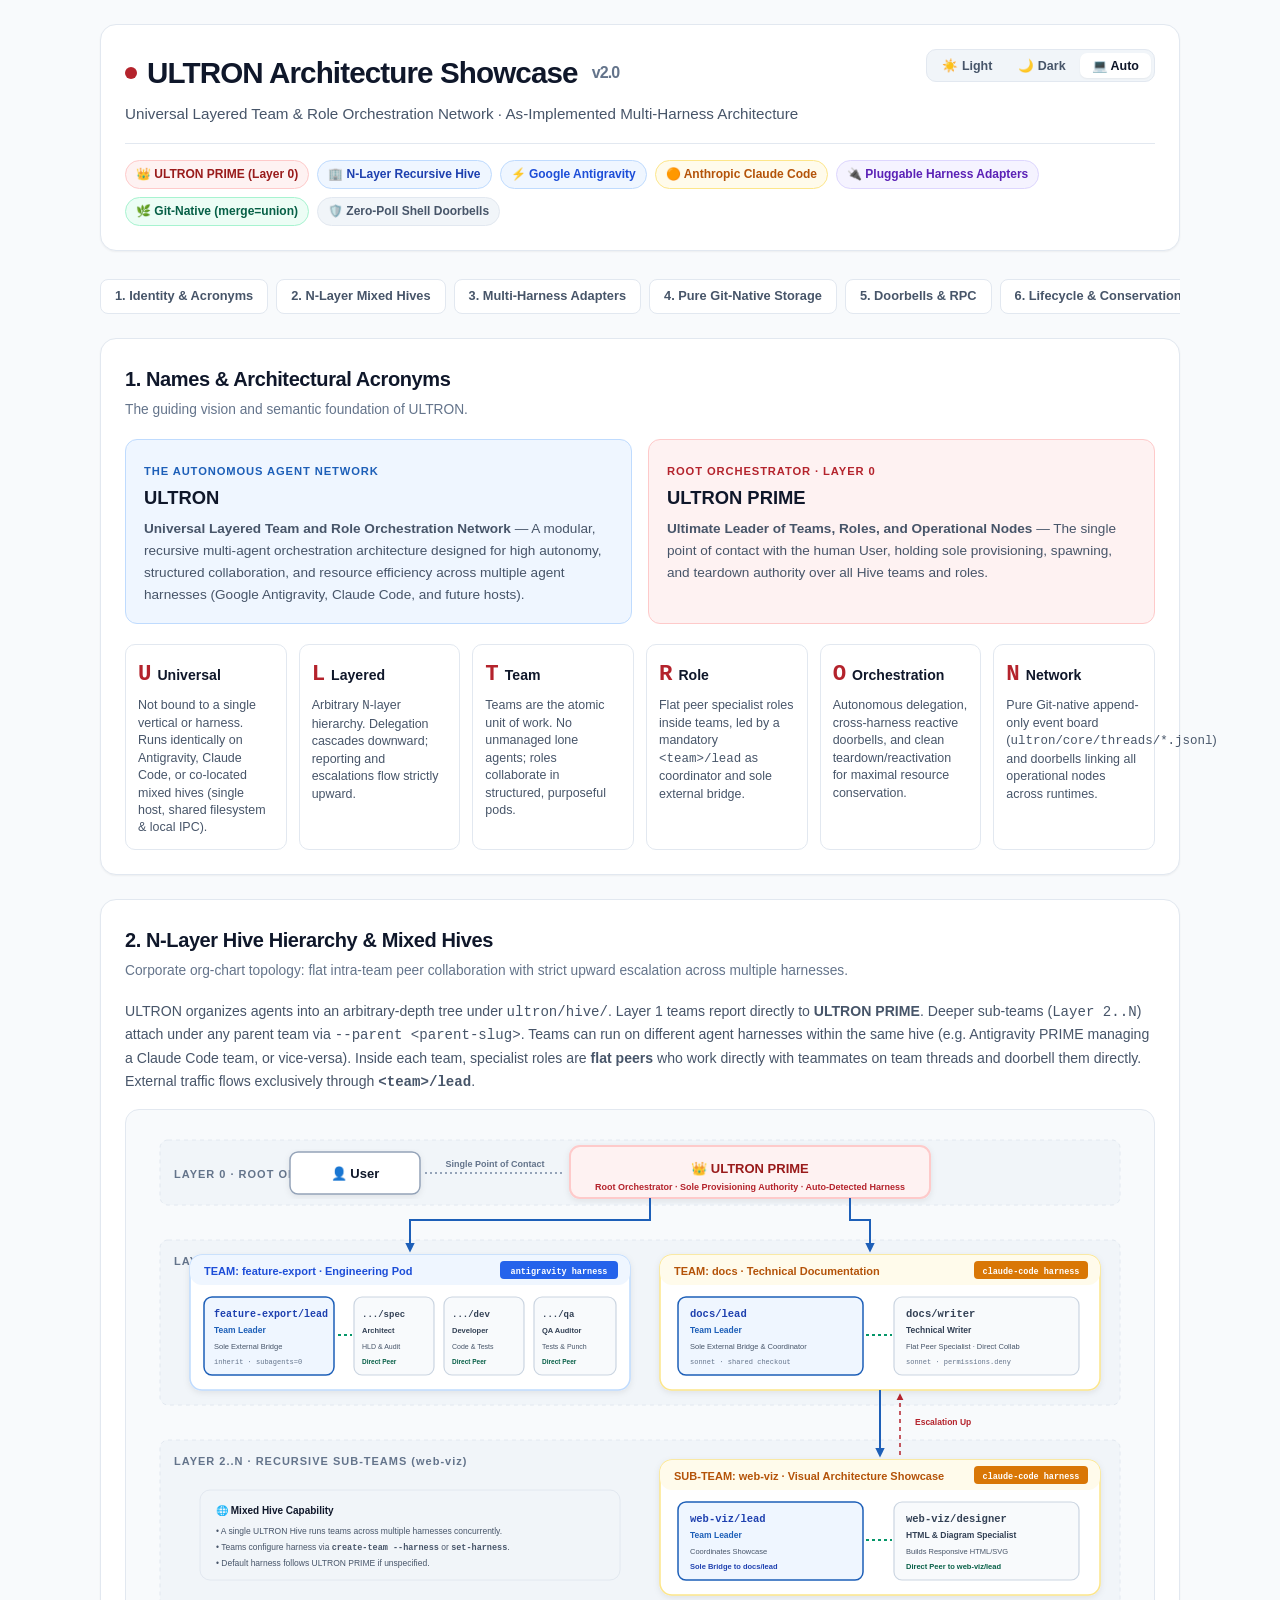
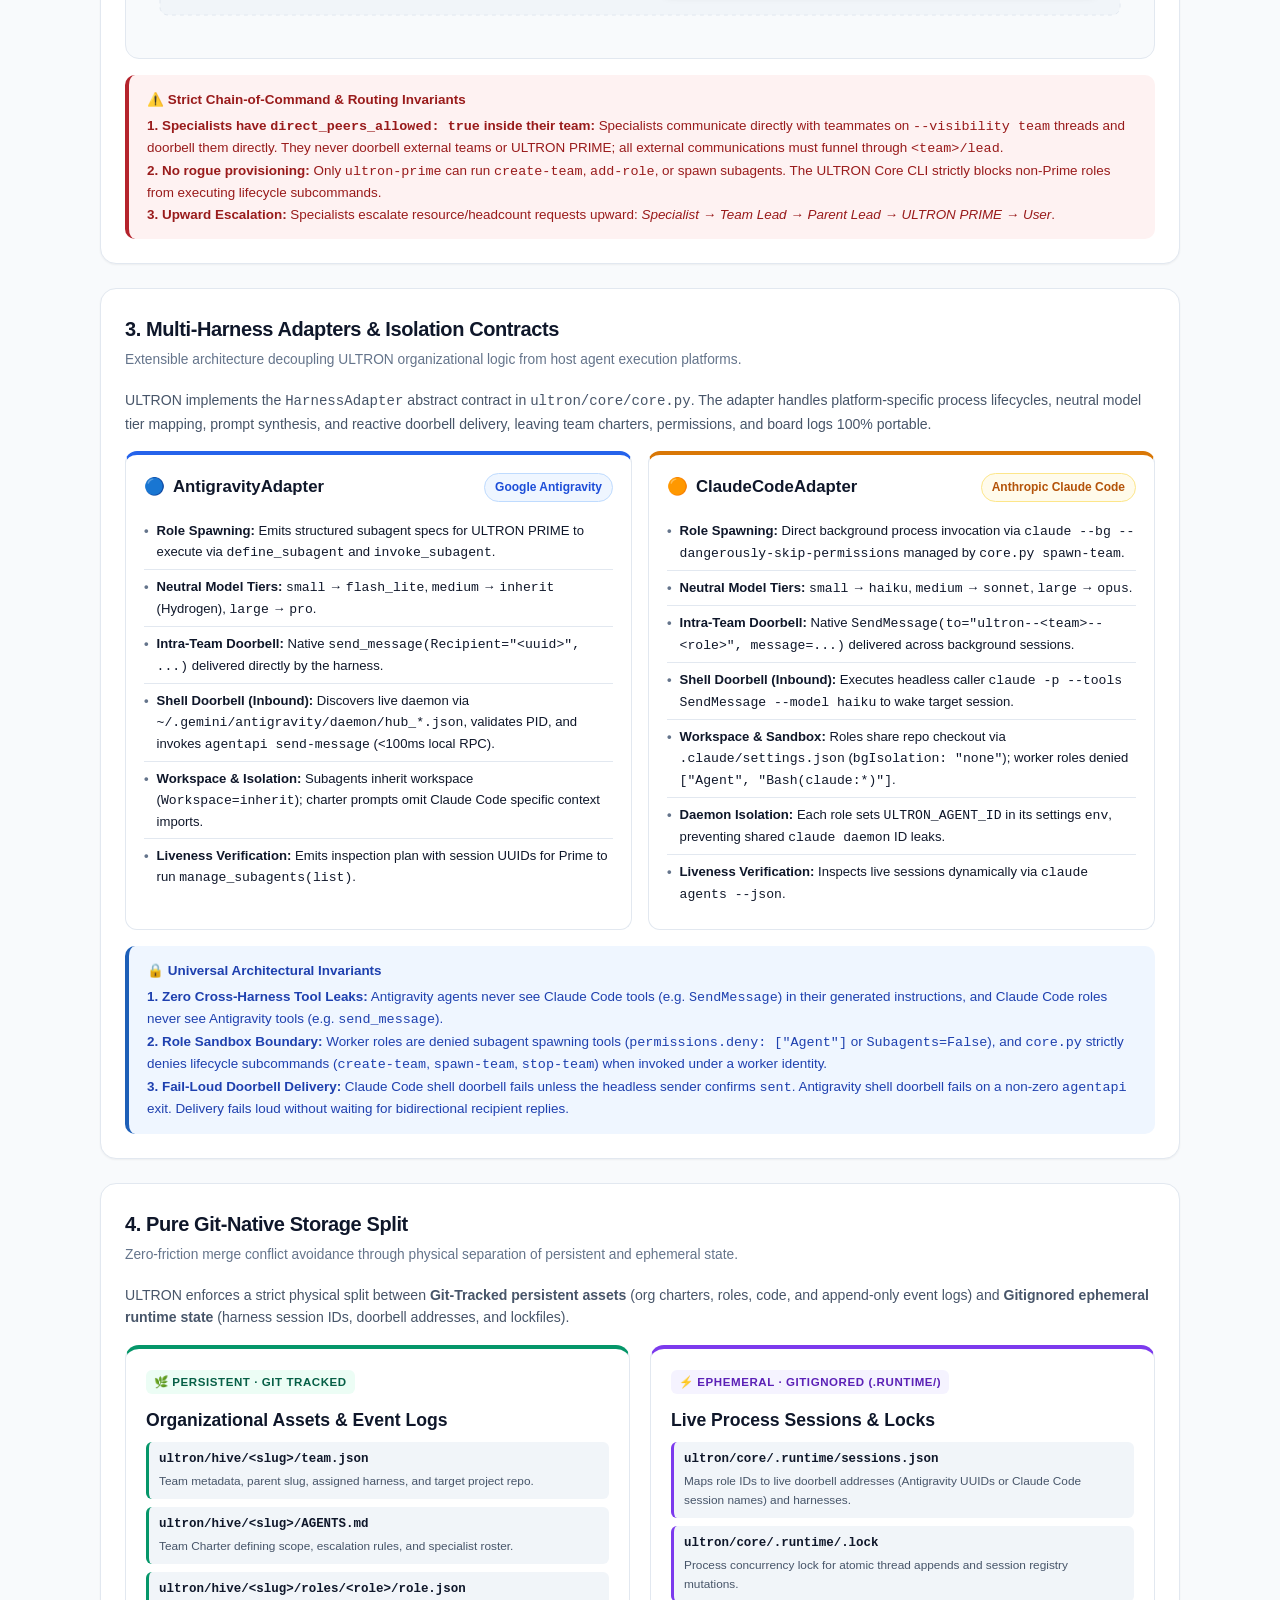
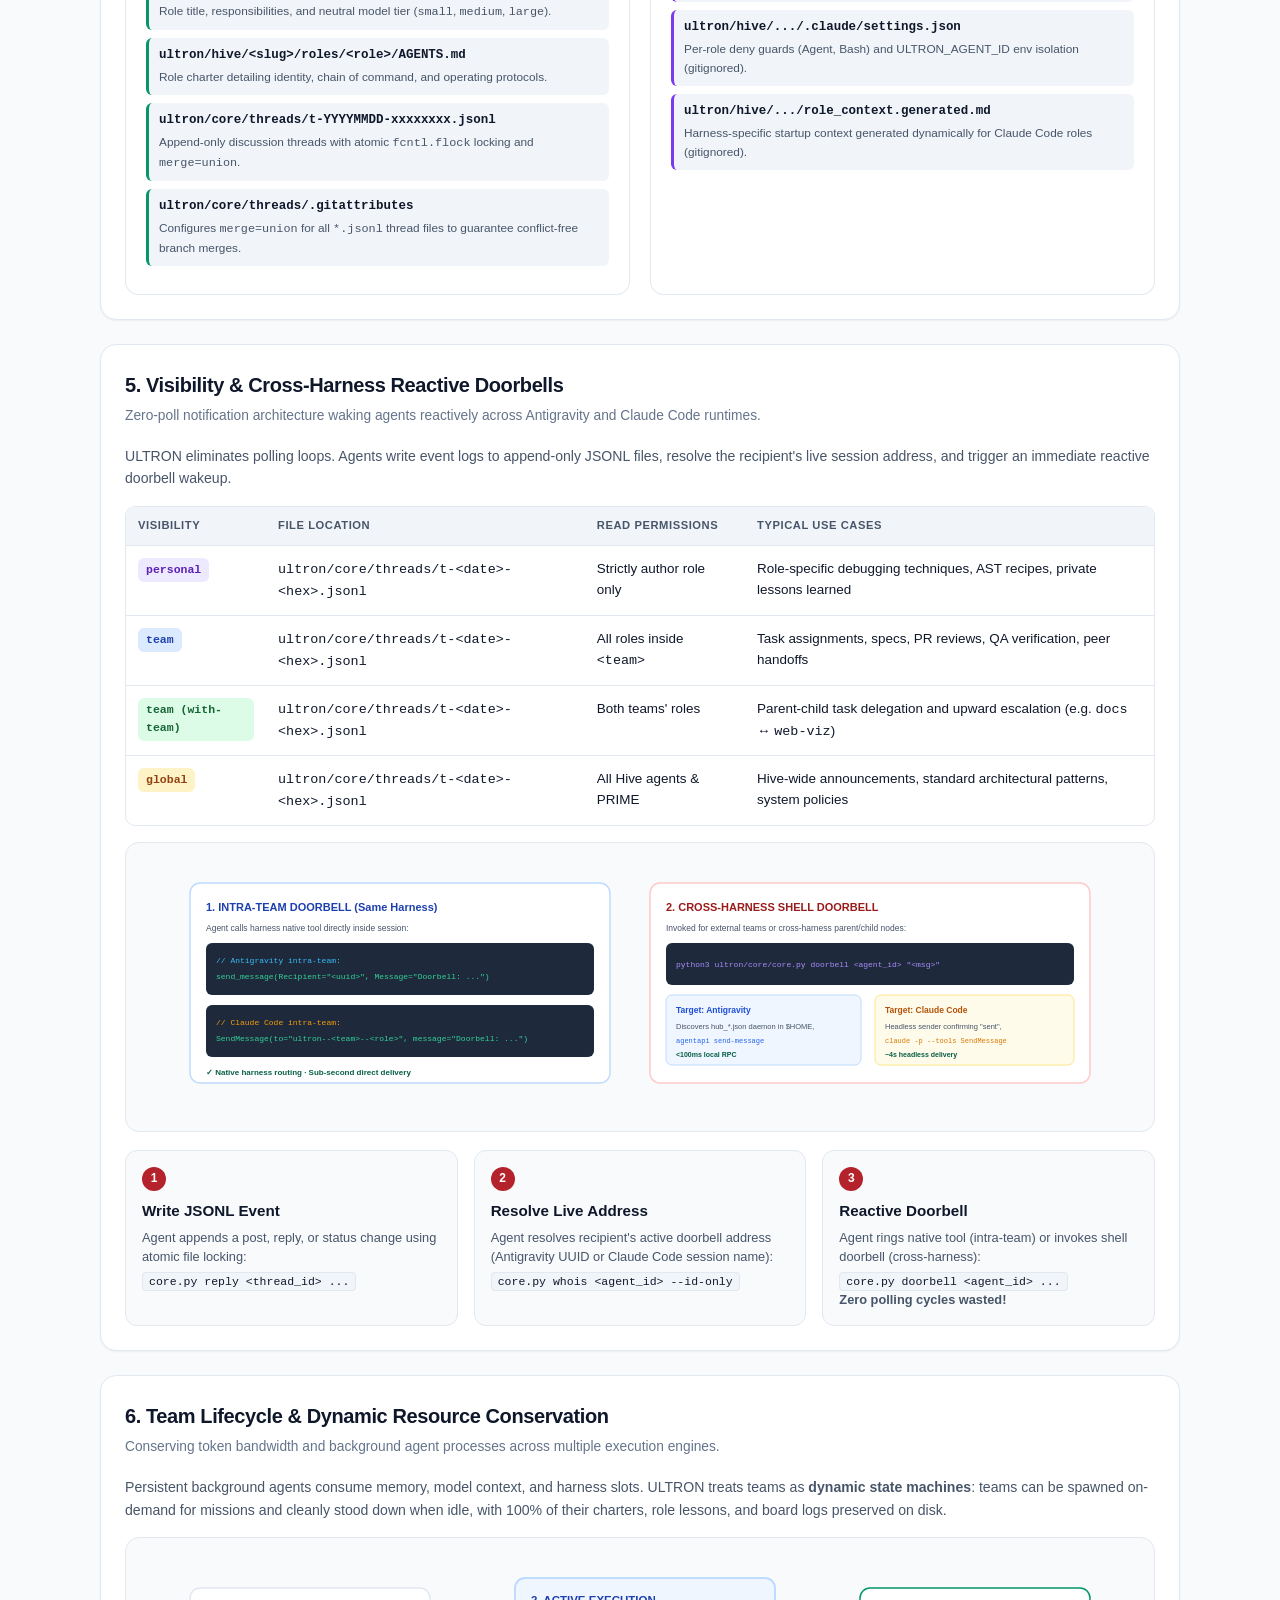
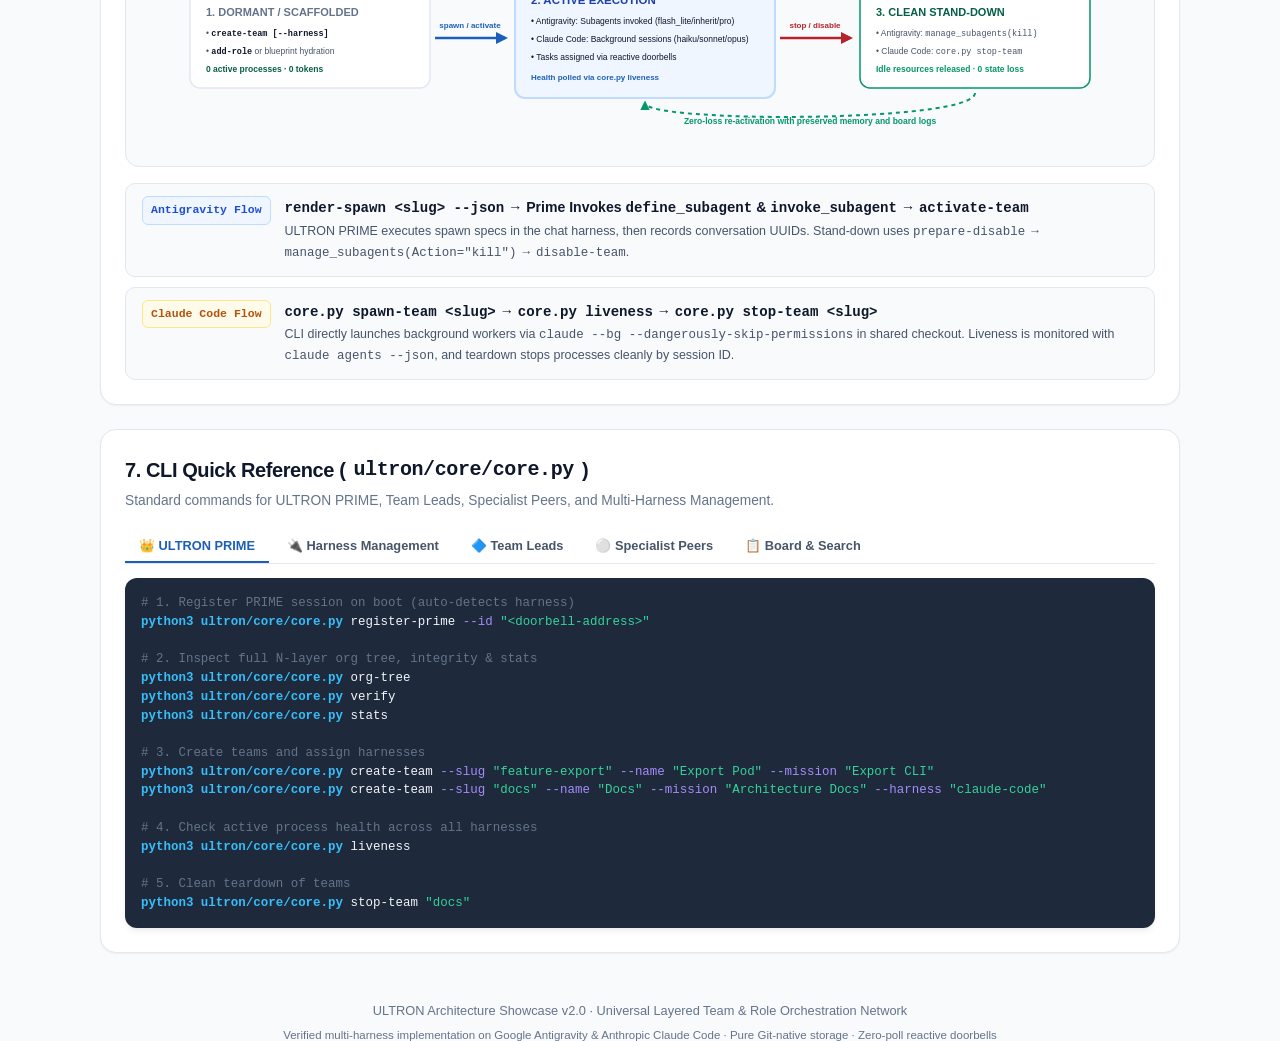
<file: ultron-architecture.html>
<!DOCTYPE html>
<html lang="en">
<head>
<meta charset="UTF-8">
<meta name="viewport" content="width=device-width, initial-scale=1.0">
<title>ULTRON Architecture Showcase v2.0 — Universal Multi-Harness Team &amp; Role Orchestration Network</title>
<style>
  :root {
    --font-sans: -apple-system, BlinkMacSystemFont, "Segoe UI", Roboto, "Helvetica Neue", Arial, sans-serif;
    --font-mono: ui-monospace, SFMono-Regular, "SF Mono", Menlo, Monaco, Consolas, "Liberation Mono", monospace;

    /* Base Theme: Light Mode */
    --bg-page: #f8fafc;
    --bg-surface: #ffffff;
    --bg-subtle: #f1f5f9;
    --bg-alt: #f8fafc;
    --border: #e2e8f0;
    --border-hover: #cbd5e1;
    --border-strong: #94a3b8;
    
    --text-main: #0f172a;
    --text-muted: #475569;
    --text-subtle: #64748b;
    --text-inverse: #ffffff;
    
    /* Semantic Colors */
    --prime-base: #b4232c;
    --prime-light: #fef2f2;
    --prime-border: #fecaca;
    --prime-text: #991b1b;
    
    --team-base: #1d5fb8;
    --team-light: #eff6ff;
    --team-border: #bfdbfe;
    --team-text: #1e40af;
    
    --spec-base: #475569;
    --spec-light: #f8fafc;
    --spec-border: #cbd5e1;
    --spec-text: #334155;
    
    --git-base: #059669;
    --git-light: #ecfdf5;
    --git-border: #a7f3d0;
    --git-text: #065f46;
    
    --runtime-base: #7c3aed;
    --runtime-light: #f5f3ff;
    --runtime-border: #ddd6fe;
    --runtime-text: #5b21b6;
    
    --board-base: #d97706;
    --board-light: #fffbeb;
    --board-border: #fde68a;
    --board-text: #92400e;

    /* Harness Colors */
    --agy-base: #2563eb;
    --agy-light: #eff6ff;
    --agy-border: #bfdbfe;
    --agy-text: #1d4ed8;

    --claude-base: #d97706;
    --claude-light: #fffbeb;
    --claude-border: #fde68a;
    --claude-text: #b45309;

    --code-bg: #1e293b;
    --code-text: #f8fafc;
    --badge-bg: #e2e8f0;
    --badge-text: #1e293b;

    --shadow-sm: 0 1px 2px 0 rgba(0, 0, 0, 0.05);
    --shadow-md: 0 4px 6px -1px rgba(0, 0, 0, 0.07), 0 2px 4px -2px rgba(0, 0, 0, 0.05);
    --shadow-lg: 0 10px 15px -3px rgba(0, 0, 0, 0.08), 0 4px 6px -4px rgba(0, 0, 0, 0.04);
  }

  @media (prefers-color-scheme: dark) {
    :root:not([data-theme="light"]) {
      --bg-page: #0b0f17;
      --bg-surface: #131b26;
      --bg-subtle: #1a2433;
      --bg-alt: #16202e;
      --border: #243042;
      --border-hover: #334155;
      --border-strong: #475569;
      
      --text-main: #f1f5f9;
      --text-muted: #cbd5e1;
      --text-subtle: #94a3b8;
      
      --prime-base: #f87171;
      --prime-light: #2c1214;
      --prime-border: #5c1d24;
      --prime-text: #fca5a5;
      
      --team-base: #60a5fa;
      --team-light: #112238;
      --team-border: #1e3a5f;
      --team-text: #93c5fd;
      
      --spec-base: #94a3b8;
      --spec-light: #16202e;
      --spec-border: #2b3a4f;
      --spec-text: #cbd5e1;
      
      --git-base: #34d399;
      --git-light: #0d281e;
      --git-border: #134e3a;
      --git-text: #6ee7b7;
      
      --runtime-base: #a78bfa;
      --runtime-light: #251838;
      --runtime-border: #442a68;
      --runtime-text: #c4b5fd;
      
      --board-base: #fbbf24;
      --board-light: #2b2008;
      --board-border: #523b10;
      --board-text: #fde68a;

      --agy-base: #3b82f6;
      --agy-light: #0f1f38;
      --agy-border: #1e3a66;
      --agy-text: #93c5fd;

      --claude-base: #f59e0b;
      --claude-light: #2b1f09;
      --claude-border: #5c3b0d;
      --claude-text: #fcd34d;

      --code-bg: #090d14;
      --code-text: #e2e8f0;
      --badge-bg: #243042;
      --badge-text: #e2e8f0;

      --shadow-sm: 0 1px 3px 0 rgba(0, 0, 0, 0.4);
      --shadow-md: 0 4px 8px -1px rgba(0, 0, 0, 0.5);
      --shadow-lg: 0 12px 20px -3px rgba(0, 0, 0, 0.6);
      color-scheme: dark;
    }
  }

  :root[data-theme="dark"] {
    --bg-page: #0b0f17;
    --bg-surface: #131b26;
    --bg-subtle: #1a2433;
    --bg-alt: #16202e;
    --border: #243042;
    --border-hover: #334155;
    --border-strong: #475569;
    
    --text-main: #f1f5f9;
    --text-muted: #cbd5e1;
    --text-subtle: #94a3b8;
    
    --prime-base: #f87171;
    --prime-light: #2c1214;
    --prime-border: #5c1d24;
    --prime-text: #fca5a5;
    
    --team-base: #60a5fa;
    --team-light: #112238;
    --team-border: #1e3a5f;
    --team-text: #93c5fd;
    
    --spec-base: #94a3b8;
    --spec-light: #16202e;
    --spec-border: #2b3a4f;
    --spec-text: #cbd5e1;
    
    --git-base: #34d399;
    --git-light: #0d281e;
    --git-border: #134e3a;
    --git-text: #6ee7b7;
    
    --runtime-base: #a78bfa;
    --runtime-light: #251838;
    --runtime-border: #442a68;
    --runtime-text: #c4b5fd;
    
    --board-base: #fbbf24;
    --board-light: #2b2008;
    --board-border: #523b10;
    --board-text: #fde68a;

    --agy-base: #3b82f6;
    --agy-light: #0f1f38;
    --agy-border: #1e3a66;
    --agy-text: #93c5fd;

    --claude-base: #f59e0b;
    --claude-light: #2b1f09;
    --claude-border: #5c3b0d;
    --claude-text: #fcd34d;

    --code-bg: #090d14;
    --code-text: #e2e8f0;
    --badge-bg: #243042;
    --badge-text: #e2e8f0;

    --shadow-sm: 0 1px 3px 0 rgba(0, 0, 0, 0.4);
    --shadow-md: 0 4px 8px -1px rgba(0, 0, 0, 0.5);
    --shadow-lg: 0 12px 20px -3px rgba(0, 0, 0, 0.6);
    color-scheme: dark;
  }

  :root[data-theme="light"] {
    --bg-page: #f8fafc;
    --bg-surface: #ffffff;
    --bg-subtle: #f1f5f9;
    --bg-alt: #f8fafc;
    --border: #e2e8f0;
    --border-hover: #cbd5e1;
    --border-strong: #94a3b8;
    
    --text-main: #0f172a;
    --text-muted: #475569;
    --text-subtle: #64748b;
    
    --prime-base: #b4232c;
    --prime-light: #fef2f2;
    --prime-border: #fecaca;
    --prime-text: #991b1b;
    
    --team-base: #1d5fb8;
    --team-light: #eff6ff;
    --team-border: #bfdbfe;
    --team-text: #1e40af;
    
    --spec-base: #475569;
    --spec-light: #f8fafc;
    --spec-border: #cbd5e1;
    --spec-text: #334155;
    
    --git-base: #059669;
    --git-light: #ecfdf5;
    --git-border: #a7f3d0;
    --git-text: #065f46;
    
    --runtime-base: #7c3aed;
    --runtime-light: #f5f3ff;
    --runtime-border: #ddd6fe;
    --runtime-text: #5b21b6;
    
    --board-base: #d97706;
    --board-light: #fffbeb;
    --board-border: #fde68a;
    --board-text: #92400e;

    --agy-base: #2563eb;
    --agy-light: #eff6ff;
    --agy-border: #bfdbfe;
    --agy-text: #1d4ed8;

    --claude-base: #d97706;
    --claude-light: #fffbeb;
    --claude-border: #fde68a;
    --claude-text: #b45309;

    --code-bg: #1e293b;
    --code-text: #f8fafc;
    --badge-bg: #e2e8f0;
    --badge-text: #1e293b;
    color-scheme: light;
  }

  * { box-sizing: border-box; margin: 0; padding: 0; }
  
  body {
    font-family: var(--font-sans);
    background-color: var(--bg-page);
    color: var(--text-main);
    line-height: 1.6;
    padding: 24px 16px;
    font-size: 15px;
    -webkit-font-smoothing: antialiased;
  }

  .container {
    max-width: 1080px;
    margin: 0 auto;
  }

  /* Header & Navigation */
  header {
    background: var(--bg-surface);
    border: 1px solid var(--border);
    border-radius: 16px;
    padding: 24px;
    margin-bottom: 24px;
    box-shadow: var(--shadow-sm);
  }

  .header-top {
    display: flex;
    justify-content: space-between;
    align-items: flex-start;
    flex-wrap: wrap;
    gap: 16px;
  }

  .brand-group h1 {
    font-size: 1.85rem;
    font-weight: 800;
    letter-spacing: -0.03em;
    display: flex;
    align-items: center;
    gap: 10px;
  }

  .brand-dot {
    width: 12px;
    height: 12px;
    border-radius: 50%;
    background: var(--prime-base);
    display: inline-block;
  }

  .header-desc {
    color: var(--text-muted);
    font-size: 0.95rem;
    margin-top: 6px;
    font-weight: 500;
  }

  .theme-switcher {
    display: flex;
    background: var(--bg-subtle);
    border: 1px solid var(--border);
    border-radius: 10px;
    padding: 3px;
    gap: 2px;
  }

  .theme-btn {
    border: none;
    background: transparent;
    color: var(--text-muted);
    font-size: 0.78rem;
    font-weight: 600;
    padding: 5px 12px;
    border-radius: 7px;
    cursor: pointer;
    transition: all 0.15s ease;
  }

  .theme-btn:hover {
    color: var(--text-main);
  }

  .theme-btn.active {
    background: var(--bg-surface);
    color: var(--text-main);
    box-shadow: var(--shadow-sm);
  }

  .meta-chips {
    display: flex;
    flex-wrap: wrap;
    gap: 8px;
    margin-top: 16px;
    padding-top: 16px;
    border-top: 1px solid var(--border);
  }

  .chip {
    display: inline-flex;
    align-items: center;
    gap: 6px;
    padding: 4px 10px;
    border-radius: 20px;
    font-size: 0.75rem;
    font-weight: 600;
    background: var(--bg-subtle);
    border: 1px solid var(--border);
    color: var(--text-muted);
  }

  .chip.prime { background: var(--prime-light); border-color: var(--prime-border); color: var(--prime-text); }
  .chip.git { background: var(--git-light); border-color: var(--git-border); color: var(--git-text); }
  .chip.runtime { background: var(--runtime-light); border-color: var(--runtime-border); color: var(--runtime-text); }
  .chip.team { background: var(--team-light); border-color: var(--team-border); color: var(--team-text); }
  .chip.agy { background: var(--agy-light); border-color: var(--agy-border); color: var(--agy-text); }
  .chip.claude { background: var(--claude-light); border-color: var(--claude-border); color: var(--claude-text); }

  /* Section Anchor Nav */
  .quicknav {
    display: flex;
    gap: 8px;
    overflow-x: auto;
    padding: 4px 0 16px;
    margin-bottom: 8px;
  }

  .quicknav a {
    color: var(--text-muted);
    text-decoration: none;
    font-size: 0.8rem;
    font-weight: 600;
    padding: 6px 14px;
    background: var(--bg-surface);
    border: 1px solid var(--border);
    border-radius: 8px;
    white-space: nowrap;
    transition: all 0.15s ease;
  }

  .quicknav a:hover {
    color: var(--team-base);
    border-color: var(--team-base);
    background: var(--bg-subtle);
  }

  /* Cards & Sections */
  .section-card {
    background: var(--bg-surface);
    border: 1px solid var(--border);
    border-radius: 16px;
    padding: 24px;
    margin-bottom: 24px;
    box-shadow: var(--shadow-sm);
  }

  .section-header {
    margin-bottom: 18px;
  }

  .section-title {
    font-size: 1.25rem;
    font-weight: 700;
    letter-spacing: -0.02em;
    display: flex;
    align-items: center;
    gap: 8px;
  }

  .section-sub {
    color: var(--text-subtle);
    font-size: 0.86rem;
    margin-top: 4px;
  }

  /* Identity Cards */
  .identity-grid {
    display: grid;
    grid-template-columns: repeat(auto-fit, minmax(320px, 1fr));
    gap: 16px;
    margin-bottom: 20px;
  }

  .hero-id-card {
    border-radius: 12px;
    padding: 18px;
    border: 1px solid var(--border);
    background: var(--bg-alt);
    position: relative;
    overflow: hidden;
  }

  .hero-id-card.prime-card {
    border-color: var(--prime-border);
    background: var(--prime-light);
  }

  .hero-id-card.network-card {
    border-color: var(--team-border);
    background: var(--team-light);
  }

  .id-label {
    font-size: 0.7rem;
    font-weight: 800;
    text-transform: uppercase;
    letter-spacing: 0.08em;
    margin-bottom: 6px;
    display: inline-block;
  }

  .prime-card .id-label { color: var(--prime-base); }
  .network-card .id-label { color: var(--team-base); }

  .id-title {
    font-size: 1.15rem;
    font-weight: 800;
    line-height: 1.3;
    margin-bottom: 8px;
  }

  .id-desc {
    font-size: 0.85rem;
    color: var(--text-muted);
  }

  /* Acronym Breakdown Grid */
  .acronym-grid {
    display: grid;
    grid-template-columns: repeat(auto-fit, minmax(150px, 1fr));
    gap: 12px;
    margin-top: 14px;
  }

  .letter-card {
    background: var(--bg-surface);
    border: 1px solid var(--border);
    border-radius: 10px;
    padding: 12px;
    transition: transform 0.15s ease, border-color 0.15s ease;
  }

  .letter-card:hover {
    transform: translateY(-2px);
    border-color: var(--border-hover);
    box-shadow: var(--shadow-sm);
  }

  .letter-header {
    display: flex;
    align-items: baseline;
    gap: 6px;
    margin-bottom: 4px;
  }

  .letter-char {
    font-size: 1.4rem;
    font-weight: 900;
    font-family: var(--font-mono);
    color: var(--prime-base);
  }

  .letter-word {
    font-weight: 700;
    font-size: 0.88rem;
    color: var(--text-main);
  }

  .letter-body {
    font-size: 0.78rem;
    color: var(--text-muted);
    line-height: 1.4;
  }

  /* SVG Diagrams */
  .diagram-container {
    background: var(--bg-alt);
    border: 1px solid var(--border);
    border-radius: 14px;
    padding: 20px;
    margin-top: 16px;
  }

  .svg-wrap {
    width: 100%;
    overflow-x: auto;
    padding-bottom: 8px;
  }

  .svg-wrap svg {
    display: block;
    margin: 0 auto;
    max-width: 100%;
    height: auto;
  }

  /* Storage Dual-Zone */
  .storage-grid {
    display: grid;
    grid-template-columns: repeat(auto-fit, minmax(320px, 1fr));
    gap: 20px;
    margin-top: 16px;
  }

  .storage-zone {
    border-radius: 14px;
    border: 1px solid var(--border);
    padding: 20px;
    background: var(--bg-surface);
    position: relative;
  }

  .storage-zone.git-zone {
    border-top: 4px solid var(--git-base);
  }

  .storage-zone.runtime-zone {
    border-top: 4px solid var(--runtime-base);
  }

  .zone-badge {
    display: inline-flex;
    align-items: center;
    gap: 6px;
    font-size: 0.72rem;
    font-weight: 800;
    text-transform: uppercase;
    letter-spacing: 0.05em;
    padding: 3px 8px;
    border-radius: 6px;
    margin-bottom: 12px;
  }

  .git-zone .zone-badge { background: var(--git-light); color: var(--git-text); }
  .runtime-zone .zone-badge { background: var(--runtime-light); color: var(--runtime-text); }

  .zone-title {
    font-size: 1.1rem;
    font-weight: 700;
    margin-bottom: 8px;
  }

  .file-item {
    font-family: var(--font-mono);
    font-size: 0.78rem;
    padding: 8px 10px;
    background: var(--bg-subtle);
    border-radius: 6px;
    margin-bottom: 8px;
    border-left: 3px solid var(--border-strong);
  }

  .file-item.highlight-git { border-left-color: var(--git-base); }
  .file-item.highlight-runtime { border-left-color: var(--runtime-base); }

  .file-name { font-weight: 700; color: var(--text-main); }
  .file-desc { color: var(--text-muted); font-family: var(--font-sans); font-size: 0.74rem; margin-top: 2px; }

  /* Visibility Matrix */
  .matrix-table-wrap {
    overflow-x: auto;
    margin-top: 16px;
    border: 1px solid var(--border);
    border-radius: 10px;
  }

  table.matrix-table {
    width: 100%;
    border-collapse: collapse;
    font-size: 0.84rem;
    text-align: left;
  }

  table.matrix-table th {
    background: var(--bg-subtle);
    color: var(--text-muted);
    font-weight: 700;
    font-size: 0.7rem;
    text-transform: uppercase;
    letter-spacing: 0.05em;
    padding: 10px 12px;
    border-bottom: 1px solid var(--border);
  }

  table.matrix-table td {
    padding: 12px;
    border-bottom: 1px solid var(--border);
    vertical-align: top;
  }

  table.matrix-table tr:last-child td {
    border-bottom: none;
  }

  .scope-pill {
    display: inline-block;
    padding: 3px 8px;
    border-radius: 6px;
    font-family: var(--font-mono);
    font-weight: 700;
    font-size: 0.72rem;
  }

  .scope-personal { background: #ede9fe; color: #5b21b6; }
  .scope-team { background: #dbeafe; color: #1e40af; }
  .scope-cross { background: #dcfce7; color: #166534; }
  .scope-global { background: #fef3c7; color: #92400e; }

  [data-theme="dark"] .scope-personal { background: #2e1c4a; color: #c4b5fd; }
  [data-theme="dark"] .scope-team { background: #172a45; color: #93c5fd; }
  [data-theme="dark"] .scope-cross { background: #133323; color: #86efac; }
  [data-theme="dark"] .scope-global { background: #3d2a07; color: #fde68a; }

  @media (prefers-color-scheme: dark) {
    :root:not([data-theme="light"]) .scope-personal { background: #2e1c4a; color: #c4b5fd; }
    :root:not([data-theme="light"]) .scope-team { background: #172a45; color: #93c5fd; }
    :root:not([data-theme="light"]) .scope-cross { background: #133323; color: #86efac; }
    :root:not([data-theme="light"]) .scope-global { background: #3d2a07; color: #fde68a; }
  }

  /* Doorbell Steps */
  .doorbell-flow {
    display: grid;
    grid-template-columns: repeat(auto-fit, minmax(240px, 1fr));
    gap: 16px;
    margin-top: 18px;
    position: relative;
  }

  .flow-step-card {
    background: var(--bg-alt);
    border: 1px solid var(--border);
    border-radius: 12px;
    padding: 16px;
    position: relative;
  }

  .step-number {
    width: 24px;
    height: 24px;
    border-radius: 50%;
    background: var(--prime-base);
    color: #fff;
    font-weight: 800;
    font-size: 0.75rem;
    display: flex;
    align-items: center;
    justify-content: center;
    margin-bottom: 8px;
  }

  .step-title {
    font-weight: 700;
    font-size: 0.95rem;
    margin-bottom: 6px;
  }

  .step-desc {
    font-size: 0.8rem;
    color: var(--text-muted);
    line-height: 1.45;
  }

  .code-pill {
    font-family: var(--font-mono);
    font-size: 0.72rem;
    background: var(--bg-subtle);
    border: 1px solid var(--border);
    padding: 2px 6px;
    border-radius: 4px;
    color: var(--text-main);
  }

  /* Adapter Comparison Grid */
  .adapter-grid {
    display: grid;
    grid-template-columns: repeat(auto-fit, minmax(320px, 1fr));
    gap: 16px;
    margin-top: 16px;
  }

  .adapter-card {
    border-radius: 12px;
    border: 1px solid var(--border);
    padding: 18px;
    background: var(--bg-surface);
  }

  .adapter-card.agy { border-top: 4px solid var(--agy-base); }
  .adapter-card.claude { border-top: 4px solid var(--claude-base); }

  .adapter-title {
    font-size: 1.05rem;
    font-weight: 800;
    display: flex;
    align-items: center;
    gap: 8px;
    margin-bottom: 12px;
  }

  .feature-list {
    list-style: none;
    font-size: 0.82rem;
  }

  .feature-list li {
    padding: 6px 0;
    border-bottom: 1px solid var(--border);
    display: flex;
    align-items: baseline;
    gap: 8px;
  }

  .feature-list li:last-child {
    border-bottom: none;
  }

  .feature-bullet {
    font-weight: 700;
    color: var(--text-subtle);
  }

  /* Lifecycle Loop */
  .pipeline-track {
    display: flex;
    flex-direction: column;
    gap: 10px;
    margin-top: 16px;
  }

  .pipeline-stage {
    display: flex;
    align-items: flex-start;
    gap: 14px;
    padding: 12px 16px;
    background: var(--bg-alt);
    border: 1px solid var(--border);
    border-radius: 10px;
  }

  .stage-badge {
    font-family: var(--font-mono);
    font-size: 0.72rem;
    font-weight: 700;
    padding: 4px 8px;
    border-radius: 6px;
    background: var(--team-light);
    color: var(--team-text);
    border: 1px solid var(--team-border);
    white-space: nowrap;
    min-width: 110px;
    text-align: center;
  }

  .stage-badge.kill {
    background: var(--prime-light);
    color: var(--prime-text);
    border-color: var(--prime-border);
  }

  .stage-badge.agy {
    background: var(--agy-light);
    color: var(--agy-text);
    border-color: var(--agy-border);
  }

  .stage-badge.claude {
    background: var(--claude-light);
    color: var(--claude-text);
    border-color: var(--claude-border);
  }

  .stage-info {
    flex: 1;
  }

  .stage-title {
    font-weight: 700;
    font-size: 0.88rem;
    margin-bottom: 2px;
  }

  .stage-desc {
    font-size: 0.78rem;
    color: var(--text-muted);
  }

  /* CLI Terminal Block */
  .cli-block {
    background: var(--code-bg);
    color: var(--code-text);
    border-radius: 12px;
    padding: 16px;
    font-family: var(--font-mono);
    font-size: 0.78rem;
    line-height: 1.5;
    overflow-x: auto;
    margin-top: 14px;
    position: relative;
    box-shadow: var(--shadow-md);
  }

  .cli-comment { color: #64748b; }
  .cli-cmd { color: #38bdf8; font-weight: 600; }
  .cli-arg { color: #f1f5f9; }
  .cli-flag { color: #a78bfa; }
  .cli-val { color: #34d399; }

  /* Callout box */
  .callout-box {
    margin-top: 16px;
    padding: 14px 18px;
    border-radius: 10px;
    border-left: 4px solid var(--prime-base);
    background: var(--prime-light);
    color: var(--prime-text);
    font-size: 0.84rem;
  }

  .callout-box.info {
    border-left-color: var(--team-base);
    background: var(--team-light);
    color: var(--team-text);
  }

  .callout-box.git {
    border-left-color: var(--git-base);
    background: var(--git-light);
    color: var(--git-text);
  }

  .callout-box.harness {
    border-left-color: var(--claude-base);
    background: var(--claude-light);
    color: var(--claude-text);
  }

  .callout-title {
    font-weight: 700;
    margin-bottom: 4px;
    display: flex;
    align-items: center;
    gap: 6px;
  }

  /* Footer */
  footer {
    text-align: center;
    padding: 24px 0 12px;
    color: var(--text-subtle);
    font-size: 0.8rem;
  }

  .footer-sub {
    font-size: 0.72rem;
    margin-top: 4px;
  }

  /* Interactive Tab Strip for CLI */
  .tab-strip {
    display: flex;
    gap: 4px;
    border-bottom: 1px solid var(--border);
    margin-bottom: 12px;
    overflow-x: auto;
  }

  .tab-btn {
    background: transparent;
    border: none;
    padding: 8px 14px;
    font-size: 0.8rem;
    font-weight: 600;
    color: var(--text-muted);
    cursor: pointer;
    border-bottom: 2px solid transparent;
    transition: all 0.15s ease;
    white-space: nowrap;
  }

  .tab-btn:hover {
    color: var(--text-main);
  }

  .tab-btn.active {
    color: var(--team-base);
    border-bottom-color: var(--team-base);
  }

  .tab-panel {
    display: none;
  }

  .tab-panel.active {
    display: block;
  }

</style>
</head>
<body>

<div class="container">

  <!-- Top Header Banner -->
  <header>
    <div class="header-top">
      <div class="brand-group">
        <h1><span class="brand-dot"></span> ULTRON Architecture Showcase <span style="font-size:1rem; font-weight:600; color:var(--text-subtle); margin-left:4px;">v2.0</span></h1>
        <div class="header-desc">Universal Layered Team &amp; Role Orchestration Network &middot; As-Implemented Multi-Harness Architecture</div>
      </div>
      <div class="theme-switcher">
        <button class="theme-btn" id="btn-theme-light" onclick="setTheme('light')">☀️ Light</button>
        <button class="theme-btn" id="btn-theme-dark" onclick="setTheme('dark')">🌙 Dark</button>
        <button class="theme-btn" id="btn-theme-auto" onclick="setTheme('auto')">💻 Auto</button>
      </div>
    </div>
    <div class="meta-chips">
      <span class="chip prime">👑 ULTRON PRIME (Layer 0)</span>
      <span class="chip team">🏢 N-Layer Recursive Hive</span>
      <span class="chip agy">⚡ Google Antigravity</span>
      <span class="chip claude">🟠 Anthropic Claude Code</span>
      <span class="chip runtime">🔌 Pluggable Harness Adapters</span>
      <span class="chip git">🌿 Git-Native (merge=union)</span>
      <span class="chip">🛡️ Zero-Poll Shell Doorbells</span>
    </div>
  </header>

  <!-- Quick Navigation Bar -->
  <nav class="quicknav">
    <a href="#names">1. Identity &amp; Acronyms</a>
    <a href="#hierarchy">2. N-Layer Mixed Hives</a>
    <a href="#adapters">3. Multi-Harness Adapters</a>
    <a href="#storage">4. Pure Git-Native Storage</a>
    <a href="#visibility">5. Doorbells &amp; RPC</a>
    <a href="#lifecycle">6. Lifecycle &amp; Conservation</a>
    <a href="#cli">7. CLI Quick Reference</a>
  </nav>

  <!-- Section 1: Names & Acronyms -->
  <section id="names" class="section-card">
    <div class="section-header">
      <h2 class="section-title">1. Names &amp; Architectural Acronyms</h2>
      <div class="section-sub">The guiding vision and semantic foundation of ULTRON.</div>
    </div>

    <div class="identity-grid">
      <div class="hero-id-card network-card">
        <span class="id-label">The Autonomous Agent Network</span>
        <div class="id-title">ULTRON</div>
        <div class="id-desc"><strong>Universal Layered Team and Role Orchestration Network</strong> &mdash; A modular, recursive multi-agent orchestration architecture designed for high autonomy, structured collaboration, and resource efficiency across multiple agent harnesses (Google Antigravity, Claude Code, and future hosts).</div>
      </div>
      <div class="hero-id-card prime-card">
        <span class="id-label">Root Orchestrator &middot; Layer 0</span>
        <div class="id-title">ULTRON PRIME</div>
        <div class="id-desc"><strong>Ultimate Leader of Teams, Roles, and Operational Nodes</strong> &mdash; The single point of contact with the human User, holding sole provisioning, spawning, and teardown authority over all Hive teams and roles.</div>
      </div>
    </div>

    <!-- Letter breakdown -->
    <div class="acronym-grid">
      <div class="letter-card">
        <div class="letter-header">
          <span class="letter-char">U</span>
          <span class="letter-word">Universal</span>
        </div>
        <div class="letter-body">Not bound to a single vertical or harness. Runs identically on Antigravity, Claude Code, or co-located mixed hives (single host, shared filesystem &amp; local IPC).</div>
      </div>
      <div class="letter-card">
        <div class="letter-header">
          <span class="letter-char">L</span>
          <span class="letter-word">Layered</span>
        </div>
        <div class="letter-body">Arbitrary <code>N</code>-layer hierarchy. Delegation cascades downward; reporting and escalations flow strictly upward.</div>
      </div>
      <div class="letter-card">
        <div class="letter-header">
          <span class="letter-char">T</span>
          <span class="letter-word">Team</span>
        </div>
        <div class="letter-body">Teams are the atomic unit of work. No unmanaged lone agents; roles collaborate in structured, purposeful pods.</div>
      </div>
      <div class="letter-card">
        <div class="letter-header">
          <span class="letter-char">R</span>
          <span class="letter-word">Role</span>
        </div>
        <div class="letter-body">Flat peer specialist roles inside teams, led by a mandatory <code>&lt;team&gt;/lead</code> as coordinator and sole external bridge.</div>
      </div>
      <div class="letter-card">
        <div class="letter-header">
          <span class="letter-char">O</span>
          <span class="letter-word">Orchestration</span>
        </div>
        <div class="letter-body">Autonomous delegation, cross-harness reactive doorbells, and clean teardown/reactivation for maximal resource conservation.</div>
      </div>
      <div class="letter-card">
        <div class="letter-header">
          <span class="letter-char">N</span>
          <span class="letter-word">Network</span>
        </div>
        <div class="letter-body">Pure Git-native append-only event board (<code>ultron/core/threads/*.jsonl</code>) and doorbells linking all operational nodes across runtimes.</div>
      </div>
    </div>
  </section>

  <!-- Section 2: N-Layer Hive Hierarchy & Mixed Hives -->
  <section id="hierarchy" class="section-card">
    <div class="section-header">
      <h2 class="section-title">2. N-Layer Hive Hierarchy &amp; Mixed Hives</h2>
      <div class="section-sub">Corporate org-chart topology: flat intra-team peer collaboration with strict upward escalation across multiple harnesses.</div>
    </div>

    <p style="font-size:0.88rem; color:var(--text-muted); margin-bottom:14px;">
      ULTRON organizes agents into an arbitrary-depth tree under <code>ultron/hive/</code>. Layer 1 teams report directly to <strong>ULTRON PRIME</strong>. Deeper sub-teams (<code>Layer 2..N</code>) attach under any parent team via <code>--parent &lt;parent-slug&gt;</code>. Teams can run on different agent harnesses within the same hive (e.g. Antigravity PRIME managing a Claude Code team, or vice-versa). Inside each team, specialist roles are <strong>flat peers</strong> who work directly with teammates on team threads and doorbell them directly. External traffic flows exclusively through <strong><code>&lt;team&gt;/lead</code></strong>.
    </p>

    <div class="diagram-container">
      <div class="svg-wrap">
        <svg viewBox="0 0 980 500" width="980" height="500" xmlns="http://www.w3.org/2000/svg">
          <defs>
            <marker id="arrow-down" viewBox="0 0 10 10" refX="6" refY="5" markerWidth="6" markerHeight="6" orient="auto-start-reverse">
              <path d="M 0 1 L 8 5 L 0 9 z" fill="var(--team-base)" />
            </marker>
            <marker id="arrow-up" viewBox="0 0 10 10" refX="6" refY="5" markerWidth="6" markerHeight="6" orient="auto-start-reverse">
              <path d="M 0 1 L 8 5 L 0 9 z" fill="var(--prime-base)" />
            </marker>
            <filter id="card-shadow" x="-5%" y="-5%" width="110%" height="115%">
              <feDropShadow dx="0" dy="2" stdDeviation="3" flood-opacity="0.08" />
            </filter>
          </defs>

          <!-- Layer Bands -->
          <rect x="10" y="10" width="960" height="65" rx="8" fill="var(--bg-subtle)" stroke="var(--border)" stroke-dasharray="4" />
          <text x="24" y="48" font-family="sans-serif" font-size="11" font-weight="700" fill="var(--text-subtle)" letter-spacing="1">LAYER 0 &middot; ROOT ORCHESTRATION</text>

          <rect x="10" y="110" width="960" height="165" rx="8" fill="var(--bg-subtle)" stroke="var(--border)" stroke-dasharray="4" />
          <text x="24" y="135" font-family="sans-serif" font-size="11" font-weight="700" fill="var(--text-subtle)" letter-spacing="1">LAYER 1 &middot; PARENT TEAMS (Mixed Harnesses)</text>

          <rect x="10" y="310" width="960" height="175" rx="8" fill="var(--bg-subtle)" stroke="var(--border)" stroke-dasharray="4" />
          <text x="24" y="335" font-family="sans-serif" font-size="11" font-weight="700" fill="var(--text-subtle)" letter-spacing="1">LAYER 2..N &middot; RECURSIVE SUB-TEAMS (web-viz)</text>

          <!-- User Node -->
          <g transform="translate(140, 22)">
            <rect width="130" height="42" rx="8" fill="var(--bg-surface)" stroke="var(--border-strong)" stroke-width="1.5" filter="url(#card-shadow)" />
            <text x="65" y="26" text-anchor="middle" font-family="sans-serif" font-size="13" font-weight="700" fill="var(--text-main)">👤 User</text>
          </g>

          <!-- Direct User <-> PRIME link -->
          <line x1="275" y1="43" x2="415" y2="43" stroke="var(--border-strong)" stroke-width="2" stroke-dasharray="2 3" />
          <text x="345" y="37" text-anchor="middle" font-family="sans-serif" font-size="9" font-weight="700" fill="var(--text-subtle)">Single Point of Contact</text>

          <!-- ULTRON PRIME Node -->
          <g transform="translate(420, 16)">
            <rect width="360" height="52" rx="10" fill="var(--prime-light)" stroke="var(--prime-border)" stroke-width="2" filter="url(#card-shadow)" />
            <text x="180" y="27" text-anchor="middle" font-family="sans-serif" font-size="13" font-weight="800" fill="var(--prime-text)">👑 ULTRON PRIME</text>
            <text x="180" y="44" text-anchor="middle" font-family="sans-serif" font-size="9" font-weight="600" fill="var(--prime-base)">Root Orchestrator &middot; Sole Provisioning Authority &middot; Auto-Detected Harness</text>
          </g>

          <!-- Delegation down to Layer 1 -->
          <path d="M 500,68 L 500,90 L 260,90 L 260,120" fill="none" stroke="var(--team-base)" stroke-width="2" marker-end="url(#arrow-down)" />
          <path d="M 700,68 L 700,90 L 720,90 L 720,120" fill="none" stroke="var(--team-base)" stroke-width="2" marker-end="url(#arrow-down)" />

          <!-- TEAM 1: feature-export (Antigravity Harness) -->
          <g transform="translate(40, 125)">
            <rect width="440" height="135" rx="12" fill="var(--bg-surface)" stroke="var(--agy-border)" stroke-width="1.5" filter="url(#card-shadow)" />
            <rect x="0" y="0" width="440" height="30" rx="12" fill="var(--agy-light)" />
            <text x="14" y="20" font-family="sans-serif" font-size="11" font-weight="800" fill="var(--agy-text)">TEAM: feature-export &middot; Engineering Pod</text>
            <rect x="310" y="6" width="118" height="18" rx="4" fill="var(--agy-base)" />
            <text x="369" y="19" text-anchor="middle" font-family="monospace" font-size="8.5" font-weight="800" fill="#ffffff">antigravity harness</text>

            <!-- Roles inside feature-export -->
            <!-- lead -->
            <g transform="translate(14, 42)">
              <rect width="130" height="78" rx="8" fill="var(--team-light)" stroke="var(--team-base)" stroke-width="1.5" />
              <text x="10" y="20" font-family="monospace" font-size="10" font-weight="700" fill="var(--team-text)">feature-export/lead</text>
              <text x="10" y="36" font-family="sans-serif" font-size="8.5" font-weight="700" fill="var(--team-base)">Team Leader</text>
              <text x="10" y="52" font-family="sans-serif" font-size="7.5" fill="var(--text-muted)">Sole External Bridge</text>
              <text x="10" y="67" font-family="monospace" font-size="7" fill="var(--text-subtle)">inherit &middot; subagents=0</text>
            </g>

            <!-- Direct peer line to specialists -->
            <line x1="148" y1="80" x2="162" y2="80" stroke="var(--git-base)" stroke-width="2" stroke-dasharray="3" />

            <!-- spec -->
            <g transform="translate(164, 42)">
              <rect width="80" height="78" rx="8" fill="var(--spec-light)" stroke="var(--spec-border)" stroke-width="1.2" />
              <text x="8" y="20" font-family="monospace" font-size="9" font-weight="700" fill="var(--spec-text)">.../spec</text>
              <text x="8" y="36" font-family="sans-serif" font-size="7.5" font-weight="700" fill="var(--spec-text)">Architect</text>
              <text x="8" y="52" font-family="sans-serif" font-size="7" fill="var(--text-muted)">HLD &amp; Audit</text>
              <text x="8" y="67" font-family="sans-serif" font-size="6.5" font-weight="700" fill="var(--git-text)">Direct Peer</text>
            </g>

            <!-- dev -->
            <g transform="translate(254, 42)">
              <rect width="80" height="78" rx="8" fill="var(--spec-light)" stroke="var(--spec-border)" stroke-width="1.2" />
              <text x="8" y="20" font-family="monospace" font-size="9" font-weight="700" fill="var(--spec-text)">.../dev</text>
              <text x="8" y="36" font-family="sans-serif" font-size="7.5" font-weight="700" fill="var(--spec-text)">Developer</text>
              <text x="8" y="52" font-family="sans-serif" font-size="7" fill="var(--text-muted)">Code &amp; Tests</text>
              <text x="8" y="67" font-family="sans-serif" font-size="6.5" font-weight="700" fill="var(--git-text)">Direct Peer</text>
            </g>

            <!-- qa -->
            <g transform="translate(344, 42)">
              <rect width="82" height="78" rx="8" fill="var(--spec-light)" stroke="var(--spec-border)" stroke-width="1.2" />
              <text x="8" y="20" font-family="monospace" font-size="9" font-weight="700" fill="var(--spec-text)">.../qa</text>
              <text x="8" y="36" font-family="sans-serif" font-size="7.5" font-weight="700" fill="var(--spec-text)">QA Auditor</text>
              <text x="8" y="52" font-family="sans-serif" font-size="7" fill="var(--text-muted)">Tests &amp; Punch</text>
              <text x="8" y="67" font-family="sans-serif" font-size="6.5" font-weight="700" fill="var(--git-text)">Direct Peer</text>
            </g>
          </g>

          <!-- TEAM 2: docs (Claude Code Harness) -->
          <g transform="translate(510, 125)">
            <rect width="440" height="135" rx="12" fill="var(--bg-surface)" stroke="var(--claude-border)" stroke-width="1.5" filter="url(#card-shadow)" />
            <rect x="0" y="0" width="440" height="30" rx="12" fill="var(--claude-light)" />
            <text x="14" y="20" font-family="sans-serif" font-size="11" font-weight="800" fill="var(--claude-text)">TEAM: docs &middot; Technical Documentation</text>
            <rect x="314" y="6" width="114" height="18" rx="4" fill="var(--claude-base)" />
            <text x="371" y="19" text-anchor="middle" font-family="monospace" font-size="8.5" font-weight="800" fill="#ffffff">claude-code harness</text>

            <!-- Roles inside docs -->
            <!-- docs/lead -->
            <g transform="translate(18, 42)">
              <rect width="185" height="78" rx="8" fill="var(--team-light)" stroke="var(--team-base)" stroke-width="1.5" />
              <text x="12" y="20" font-family="monospace" font-size="10.5" font-weight="700" fill="var(--team-text)">docs/lead</text>
              <text x="12" y="36" font-family="sans-serif" font-size="8.5" font-weight="700" fill="var(--team-base)">Team Leader</text>
              <text x="12" y="52" font-family="sans-serif" font-size="7.5" fill="var(--text-muted)">Sole External Bridge &amp; Coordinator</text>
              <text x="12" y="67" font-family="monospace" font-size="7" fill="var(--text-subtle)">sonnet &middot; shared checkout</text>
            </g>

            <line x1="206" y1="80" x2="232" y2="80" stroke="var(--git-base)" stroke-width="2" stroke-dasharray="3" />

            <!-- docs/writer -->
            <g transform="translate(234, 42)">
              <rect width="185" height="78" rx="8" fill="var(--spec-light)" stroke="var(--spec-border)" stroke-width="1.2" />
              <text x="12" y="20" font-family="monospace" font-size="10.5" font-weight="700" fill="var(--spec-text)">docs/writer</text>
              <text x="12" y="36" font-family="sans-serif" font-size="8.5" font-weight="700" fill="var(--spec-text)">Technical Writer</text>
              <text x="12" y="52" font-family="sans-serif" font-size="7.5" fill="var(--text-muted)">Flat Peer Specialist &middot; Direct Collab</text>
              <text x="12" y="67" font-family="monospace" font-size="7" fill="var(--text-subtle)">sonnet &middot; permissions.deny</text>
            </g>
          </g>

          <!-- Sub-Team Link: docs -> web-viz -->
          <path d="M 730,260 L 730,325" fill="none" stroke="var(--team-base)" stroke-width="2" marker-end="url(#arrow-down)" />
          <path d="M 750,325 L 750,265" fill="none" stroke="var(--prime-base)" stroke-width="1.5" stroke-dasharray="4" marker-end="url(#arrow-up)" />
          <text x="765" y="295" font-family="sans-serif" font-size="8.5" font-weight="700" fill="var(--prime-base)">Escalation Up</text>

          <!-- TEAM 3: web-viz (Layer 2 under docs) -->
          <g transform="translate(510, 330)">
            <rect width="440" height="135" rx="12" fill="var(--bg-surface)" stroke="var(--claude-border)" stroke-width="1.5" filter="url(#card-shadow)" />
            <rect x="0" y="0" width="440" height="30" rx="12" fill="var(--claude-light)" />
            <text x="14" y="20" font-family="sans-serif" font-size="11" font-weight="800" fill="var(--claude-text)">SUB-TEAM: web-viz &middot; Visual Architecture Showcase</text>
            <rect x="314" y="6" width="114" height="18" rx="4" fill="var(--claude-base)" />
            <text x="371" y="19" text-anchor="middle" font-family="monospace" font-size="8.5" font-weight="800" fill="#ffffff">claude-code harness</text>

            <!-- web-viz/lead -->
            <g transform="translate(18, 42)">
              <rect width="185" height="78" rx="8" fill="var(--team-light)" stroke="var(--team-base)" stroke-width="1.5" />
              <text x="12" y="20" font-family="monospace" font-size="10.5" font-weight="700" fill="var(--team-text)">web-viz/lead</text>
              <text x="12" y="36" font-family="sans-serif" font-size="8.5" font-weight="700" fill="var(--team-base)">Team Leader</text>
              <text x="12" y="52" font-family="sans-serif" font-size="7.5" fill="var(--text-muted)">Coordinates Showcase</text>
              <text x="12" y="67" font-family="sans-serif" font-size="7.5" font-weight="700" fill="var(--team-text)">Sole Bridge to docs/lead</text>
            </g>

            <line x1="206" y1="80" x2="232" y2="80" stroke="var(--git-base)" stroke-width="2" stroke-dasharray="3" />

            <!-- web-viz/designer -->
            <g transform="translate(234, 42)">
              <rect width="185" height="78" rx="8" fill="var(--spec-light)" stroke="var(--spec-border)" stroke-width="1.2" />
              <text x="12" y="20" font-family="monospace" font-size="10.5" font-weight="700" fill="var(--spec-text)">web-viz/designer</text>
              <text x="12" y="36" font-family="sans-serif" font-size="8.5" font-weight="700" fill="var(--spec-text)">HTML &amp; Diagram Specialist</text>
              <text x="12" y="52" font-family="sans-serif" font-size="7.5" fill="var(--text-muted)">Builds Responsive HTML/SVG</text>
              <text x="12" y="67" font-family="sans-serif" font-size="7.5" font-weight="700" fill="var(--git-text)">Direct Peer to web-viz/lead</text>
            </g>
          </g>

          <!-- Cross-harness annotation -->
          <g transform="translate(50, 360)">
            <rect width="420" height="90" rx="10" fill="var(--bg-subtle)" stroke="var(--border)" stroke-width="1" />
            <text x="16" y="24" font-family="sans-serif" font-size="10" font-weight="700" fill="var(--text-main)">🌐 Mixed Hive Capability</text>
            <text x="16" y="44" font-family="sans-serif" font-size="8.5" fill="var(--text-muted)">&bull; A single ULTRON Hive runs teams across multiple harnesses concurrently.</text>
            <text x="16" y="60" font-family="sans-serif" font-size="8.5" fill="var(--text-muted)">&bull; Teams configure harness via <tspan font-family="monospace" font-weight="700">create-team --harness</tspan> or <tspan font-family="monospace" font-weight="700">set-harness</tspan>.</text>
            <text x="16" y="76" font-family="sans-serif" font-size="8.5" fill="var(--text-muted)">&bull; Default harness follows ULTRON PRIME if unspecified.</text>
          </g>

        </svg>
      </div>
    </div>

    <!-- Routing and Invariant Callouts -->
    <div class="callout-box">
      <div class="callout-title">⚠️ Strict Chain-of-Command &amp; Routing Invariants</div>
      <p>
        <strong>1. Specialists have <code>direct_peers_allowed: true</code> inside their team:</strong> Specialists communicate directly with teammates on <code>--visibility team</code> threads and doorbell them directly. They never doorbell external teams or ULTRON PRIME; all external communications must funnel through <code>&lt;team&gt;/lead</code>.<br>
        <strong>2. No rogue provisioning:</strong> Only <code>ultron-prime</code> can run <code>create-team</code>, <code>add-role</code>, or spawn subagents. The ULTRON Core CLI strictly blocks non-Prime roles from executing lifecycle subcommands.<br>
        <strong>3. Upward Escalation:</strong> Specialists escalate resource/headcount requests upward: <em>Specialist &rarr; Team Lead &rarr; Parent Lead &rarr; ULTRON PRIME &rarr; User</em>.
      </p>
    </div>
  </section>

  <!-- Section 3: Multi-Harness Adapters & Isolation Contract -->
  <section id="adapters" class="section-card">
    <div class="section-header">
      <h2 class="section-title">3. Multi-Harness Adapters &amp; Isolation Contracts</h2>
      <div class="section-sub">Extensible architecture decoupling ULTRON organizational logic from host agent execution platforms.</div>
    </div>

    <p style="font-size:0.88rem; color:var(--text-muted);">
      ULTRON implements the <code>HarnessAdapter</code> abstract contract in <code>ultron/core/core.py</code>. The adapter handles platform-specific process lifecycles, neutral model tier mapping, prompt synthesis, and reactive doorbell delivery, leaving team charters, permissions, and board logs 100% portable.
    </p>

    <!-- Adapter Comparison Cards -->
    <div class="adapter-grid">
      <!-- Antigravity Adapter Card -->
      <div class="adapter-card agy">
        <div class="adapter-title">
          <span style="color:var(--agy-base);">🔵</span> AntigravityAdapter
          <span class="chip agy" style="margin-left:auto;">Google Antigravity</span>
        </div>
        <ul class="feature-list">
          <li>
            <span class="feature-bullet">&bull;</span>
            <div><strong>Role Spawning:</strong> Emits structured subagent specs for ULTRON PRIME to execute via <code>define_subagent</code> and <code>invoke_subagent</code>.</div>
          </li>
          <li>
            <span class="feature-bullet">&bull;</span>
            <div><strong>Neutral Model Tiers:</strong> <code>small</code> &rarr; <code>flash_lite</code>, <code>medium</code> &rarr; <code>inherit</code> (Hydrogen), <code>large</code> &rarr; <code>pro</code>.</div>
          </li>
          <li>
            <span class="feature-bullet">&bull;</span>
            <div><strong>Intra-Team Doorbell:</strong> Native <code>send_message(Recipient="&lt;uuid&gt;", ...)</code> delivered directly by the harness.</div>
          </li>
          <li>
            <span class="feature-bullet">&bull;</span>
            <div><strong>Shell Doorbell (Inbound):</strong> Discovers live daemon via <code>~/.gemini/antigravity/daemon/hub_*.json</code>, validates PID, and invokes <code>agentapi send-message</code> (&lt;100ms local RPC).</div>
          </li>
          <li>
            <span class="feature-bullet">&bull;</span>
            <div><strong>Workspace &amp; Isolation:</strong> Subagents inherit workspace (<code>Workspace=inherit</code>); charter prompts omit Claude Code specific context imports.</div>
          </li>
          <li>
            <span class="feature-bullet">&bull;</span>
            <div><strong>Liveness Verification:</strong> Emits inspection plan with session UUIDs for Prime to run <code>manage_subagents(list)</code>.</div>
          </li>
        </ul>
      </div>

      <!-- Claude Code Adapter Card -->
      <div class="adapter-card claude">
        <div class="adapter-title">
          <span style="color:var(--claude-base);">🟠</span> ClaudeCodeAdapter
          <span class="chip claude" style="margin-left:auto;">Anthropic Claude Code</span>
        </div>
        <ul class="feature-list">
          <li>
            <span class="feature-bullet">&bull;</span>
            <div><strong>Role Spawning:</strong> Direct background process invocation via <code>claude --bg --dangerously-skip-permissions</code> managed by <code>core.py spawn-team</code>.</div>
          </li>
          <li>
            <span class="feature-bullet">&bull;</span>
            <div><strong>Neutral Model Tiers:</strong> <code>small</code> &rarr; <code>haiku</code>, <code>medium</code> &rarr; <code>sonnet</code>, <code>large</code> &rarr; <code>opus</code>.</div>
          </li>
          <li>
            <span class="feature-bullet">&bull;</span>
            <div><strong>Intra-Team Doorbell:</strong> Native <code>SendMessage(to="ultron--&lt;team&gt;--&lt;role&gt;", message=...)</code> delivered across background sessions.</div>
          </li>
          <li>
            <span class="feature-bullet">&bull;</span>
            <div><strong>Shell Doorbell (Inbound):</strong> Executes headless caller <code>claude -p --tools SendMessage --model haiku</code> to wake target session.</div>
          </li>
          <li>
            <span class="feature-bullet">&bull;</span>
            <div><strong>Workspace &amp; Sandbox:</strong> Roles share repo checkout via <code>.claude/settings.json</code> (<code>bgIsolation: "none"</code>); worker roles denied <code>["Agent", "Bash(claude:*)"]</code>.</div>
          </li>
          <li>
            <span class="feature-bullet">&bull;</span>
            <div><strong>Daemon Isolation:</strong> Each role sets <code>ULTRON_AGENT_ID</code> in its settings <code>env</code>, preventing shared <code>claude daemon</code> ID leaks.</div>
          </li>
          <li>
            <span class="feature-bullet">&bull;</span>
            <div><strong>Liveness Verification:</strong> Inspects live sessions dynamically via <code>claude agents --json</code>.</div>
          </li>
        </ul>
      </div>
    </div>

    <!-- Adapter Contract Invariants Callout -->
    <div class="callout-box info" style="margin-top:16px;">
      <div class="callout-title">🔒 Universal Architectural Invariants</div>
      <p>
        <strong>1. Zero Cross-Harness Tool Leaks:</strong> Antigravity agents never see Claude Code tools (e.g. <code>SendMessage</code>) in their generated instructions, and Claude Code roles never see Antigravity tools (e.g. <code>send_message</code>).<br>
        <strong>2. Role Sandbox Boundary:</strong> Worker roles are denied subagent spawning tools (<code>permissions.deny: ["Agent"]</code> or <code>Subagents=False</code>), and <code>core.py</code> strictly denies lifecycle subcommands (<code>create-team</code>, <code>spawn-team</code>, <code>stop-team</code>) when invoked under a worker identity.<br>
        <strong>3. Fail-Loud Doorbell Delivery:</strong> Claude Code shell doorbell fails unless the headless sender confirms <code>sent</code>. Antigravity shell doorbell fails on a non-zero <code>agentapi</code> exit. Delivery fails loud without waiting for bidirectional recipient replies.
      </p>
    </div>
  </section>

  <!-- Section 4: Pure Git-Native Storage Split -->
  <section id="storage" class="section-card">
    <div class="section-header">
      <h2 class="section-title">4. Pure Git-Native Storage Split</h2>
      <div class="section-sub">Zero-friction merge conflict avoidance through physical separation of persistent and ephemeral state.</div>
    </div>

    <p style="font-size:0.88rem; color:var(--text-muted);">
      ULTRON enforces a strict physical split between <strong>Git-Tracked persistent assets</strong> (org charters, roles, code, and append-only event logs) and <strong>Gitignored ephemeral runtime state</strong> (harness session IDs, doorbell addresses, and lockfiles).
    </p>

    <div class="storage-grid">
      <!-- Zone 1: Git Tracked -->
      <div class="storage-zone git-zone">
        <span class="zone-badge">🌿 Persistent &middot; Git Tracked</span>
        <div class="zone-title">Organizational Assets &amp; Event Logs</div>
        
        <div class="file-item highlight-git">
          <div class="file-name">ultron/hive/&lt;slug&gt;/team.json</div>
          <div class="file-desc">Team metadata, parent slug, assigned harness, and target project repo.</div>
        </div>

        <div class="file-item highlight-git">
          <div class="file-name">ultron/hive/&lt;slug&gt;/AGENTS.md</div>
          <div class="file-desc">Team Charter defining scope, escalation rules, and specialist roster.</div>
        </div>

        <div class="file-item highlight-git">
          <div class="file-name">ultron/hive/&lt;slug&gt;/roles/&lt;role&gt;/role.json</div>
          <div class="file-desc">Role title, responsibilities, and neutral model tier (<code>small</code>, <code>medium</code>, <code>large</code>).</div>
        </div>

        <div class="file-item highlight-git">
          <div class="file-name">ultron/hive/&lt;slug&gt;/roles/&lt;role&gt;/AGENTS.md</div>
          <div class="file-desc">Role charter detailing identity, chain of command, and operating protocols.</div>
        </div>

        <div class="file-item highlight-git">
          <div class="file-name">ultron/core/threads/t-YYYYMMDD-xxxxxxxx.jsonl</div>
          <div class="file-desc">Append-only discussion threads with atomic <code>fcntl.flock</code> locking and <code>merge=union</code>.</div>
        </div>

        <div class="file-item highlight-git">
          <div class="file-name">ultron/core/threads/.gitattributes</div>
          <div class="file-desc">Configures <code>merge=union</code> for all <code>*.jsonl</code> thread files to guarantee conflict-free branch merges.</div>
        </div>
      </div>

      <!-- Zone 2: Gitignored Runtime -->
      <div class="storage-zone runtime-zone">
        <span class="zone-badge">⚡ Ephemeral &middot; Gitignored (.runtime/)</span>
        <div class="zone-title">Live Process Sessions &amp; Locks</div>

        <div class="file-item highlight-runtime">
          <div class="file-name">ultron/core/.runtime/sessions.json</div>
          <div class="file-desc">Maps role IDs to live doorbell addresses (Antigravity UUIDs or Claude Code session names) and harnesses.</div>
        </div>

        <div class="file-item highlight-runtime">
          <div class="file-name">ultron/core/.runtime/.lock</div>
          <div class="file-desc">Process concurrency lock for atomic thread appends and session registry mutations.</div>
        </div>

        <div class="file-item highlight-runtime">
          <div class="file-name">ultron/hive/.../.claude/settings.json</div>
          <div class="file-desc">Per-role deny guards (Agent, Bash) and ULTRON_AGENT_ID env isolation (gitignored).</div>
        </div>

        <div class="file-item highlight-runtime">
          <div class="file-name">ultron/hive/.../role_context.generated.md</div>
          <div class="file-desc">Harness-specific startup context generated dynamically for Claude Code roles (gitignored).</div>
        </div>
      </div>
    </div>
  </section>

  <!-- Section 5: Visibility & Cross-Harness Reactive Doorbells -->
  <section id="visibility" class="section-card">
    <div class="section-header">
      <h2 class="section-title">5. Visibility &amp; Cross-Harness Reactive Doorbells</h2>
      <div class="section-sub">Zero-poll notification architecture waking agents reactively across Antigravity and Claude Code runtimes.</div>
    </div>

    <p style="font-size:0.88rem; color:var(--text-muted);">
      ULTRON eliminates polling loops. Agents write event logs to append-only JSONL files, resolve the recipient's live session address, and trigger an immediate reactive doorbell wakeup.
    </p>

    <!-- Visibility Scopes Table -->
    <div class="matrix-table-wrap">
      <table class="matrix-table">
        <thead>
          <tr>
            <th>Visibility</th>
            <th>File Location</th>
            <th>Read Permissions</th>
            <th>Typical Use Cases</th>
          </tr>
        </thead>
        <tbody>
          <tr>
            <td><span class="scope-pill scope-personal">personal</span></td>
            <td><code>ultron/core/threads/t-&lt;date&gt;-&lt;hex&gt;.jsonl</code></td>
            <td>Strictly author role only</td>
            <td>Role-specific debugging techniques, AST recipes, private lessons learned</td>
          </tr>
          <tr>
            <td><span class="scope-pill scope-team">team</span></td>
            <td><code>ultron/core/threads/t-&lt;date&gt;-&lt;hex&gt;.jsonl</code></td>
            <td>All roles inside <code>&lt;team&gt;</code></td>
            <td>Task assignments, specs, PR reviews, QA verification, peer handoffs</td>
          </tr>
          <tr>
            <td><span class="scope-pill scope-cross">team (with-team)</span></td>
            <td><code>ultron/core/threads/t-&lt;date&gt;-&lt;hex&gt;.jsonl</code></td>
            <td>Both teams' roles</td>
            <td>Parent-child task delegation and upward escalation (e.g. <code>docs</code> &harr; <code>web-viz</code>)</td>
          </tr>
          <tr>
            <td><span class="scope-pill scope-global">global</span></td>
            <td><code>ultron/core/threads/t-&lt;date&gt;-&lt;hex&gt;.jsonl</code></td>
            <td>All Hive agents &amp; PRIME</td>
            <td>Hive-wide announcements, standard architectural patterns, system policies</td>
          </tr>
        </tbody>
      </table>
    </div>

    <!-- Cross-Harness Doorbell SVG Diagram -->
    <div class="diagram-container">
      <div class="svg-wrap">
        <svg viewBox="0 0 940 240" width="940" height="240" xmlns="http://www.w3.org/2000/svg">
          <defs>
            <marker id="doorbell-arrow" viewBox="0 0 10 10" refX="6" refY="5" markerWidth="6" markerHeight="6" orient="auto-start-reverse">
              <path d="M 0 1 L 8 5 L 0 9 z" fill="var(--prime-base)" />
            </marker>
          </defs>

          <!-- Native Intra-Team Doorbell -->
          <g transform="translate(20, 20)">
            <rect width="420" height="200" rx="10" fill="var(--bg-surface)" stroke="var(--team-border)" stroke-width="1.5" />
            <text x="16" y="28" font-family="sans-serif" font-size="11" font-weight="800" fill="var(--team-text)">1. INTRA-TEAM DOORBELL (Same Harness)</text>
            <text x="16" y="48" font-family="sans-serif" font-size="8.5" fill="var(--text-muted)">Agent calls harness native tool directly inside session:</text>

            <rect x="16" y="60" width="388" height="52" rx="6" fill="var(--code-bg)" />
            <text x="26" y="80" font-family="monospace" font-size="8" fill="#38bdf8">// Antigravity intra-team:</text>
            <text x="26" y="96" font-family="monospace" font-size="8" fill="#34d399">send_message(Recipient="&lt;uuid&gt;", Message="Doorbell: ...")</text>

            <rect x="16" y="122" width="388" height="52" rx="6" fill="var(--code-bg)" />
            <text x="26" y="142" font-family="monospace" font-size="8" fill="#f59e0b">// Claude Code intra-team:</text>
            <text x="26" y="158" font-family="monospace" font-size="8" fill="#34d399">SendMessage(to="ultron--&lt;team&gt;--&lt;role&gt;", message="Doorbell: ...")</text>

            <text x="16" y="192" font-family="sans-serif" font-size="8" font-weight="700" fill="var(--git-text)">&check; Native harness routing &middot; Sub-second direct delivery</text>
          </g>

          <!-- Cross-Harness Shell Doorbell -->
          <g transform="translate(480, 20)">
            <rect width="440" height="200" rx="10" fill="var(--bg-surface)" stroke="var(--prime-border)" stroke-width="1.5" />
            <text x="16" y="28" font-family="sans-serif" font-size="11" font-weight="800" fill="var(--prime-text)">2. CROSS-HARNESS SHELL DOORBELL</text>
            <text x="16" y="48" font-family="sans-serif" font-size="8.5" fill="var(--text-muted)">Invoked for external teams or cross-harness parent/child nodes:</text>

            <rect x="16" y="60" width="408" height="42" rx="6" fill="var(--code-bg)" />
            <text x="26" y="84" font-family="monospace" font-size="8" fill="#a78bfa">python3 ultron/core/core.py doorbell &lt;agent_id&gt; "&lt;msg&gt;"</text>

            <!-- Dispatch split -->
            <rect x="16" y="112" width="195" height="70" rx="6" fill="var(--agy-light)" stroke="var(--agy-border)" />
            <text x="26" y="130" font-family="sans-serif" font-size="8.5" font-weight="700" fill="var(--agy-text)">Target: Antigravity</text>
            <text x="26" y="146" font-family="sans-serif" font-size="7.5" fill="var(--text-muted)">Discovers hub_*.json daemon in $HOME,</text>
            <text x="26" y="160" font-family="monospace" font-size="7" fill="var(--agy-base)">agentapi send-message</text>
            <text x="26" y="174" font-family="sans-serif" font-size="7" font-weight="700" fill="var(--git-text)">&lt;100ms local RPC</text>

            <rect x="225" y="112" width="199" height="70" rx="6" fill="var(--claude-light)" stroke="var(--claude-border)" />
            <text x="235" y="130" font-family="sans-serif" font-size="8.5" font-weight="700" fill="var(--claude-text)">Target: Claude Code</text>
            <text x="235" y="146" font-family="sans-serif" font-size="7.5" fill="var(--text-muted)">Headless sender confirming "sent",</text>
            <text x="235" y="160" font-family="monospace" font-size="7" fill="var(--claude-base)">claude -p --tools SendMessage</text>
            <text x="235" y="174" font-family="sans-serif" font-size="7" font-weight="700" fill="var(--git-text)">~4s headless delivery</text>
          </g>
        </svg>
      </div>
    </div>

    <!-- Step Flow -->
    <div class="doorbell-flow">
      <div class="flow-step-card">
        <div class="step-number">1</div>
        <div class="step-title">Write JSONL Event</div>
        <div class="step-desc">
          Agent appends a post, reply, or status change using atomic file locking:
          <div style="margin-top:6px;"><code class="code-pill">core.py reply &lt;thread_id&gt; ...</code></div>
        </div>
      </div>

      <div class="flow-step-card">
        <div class="step-number">2</div>
        <div class="step-title">Resolve Live Address</div>
        <div class="step-desc">
          Agent resolves recipient's active doorbell address (Antigravity UUID or Claude Code session name):
          <div style="margin-top:6px;"><code class="code-pill">core.py whois &lt;agent_id&gt; --id-only</code></div>
        </div>
      </div>

      <div class="flow-step-card">
        <div class="step-number">3</div>
        <div class="step-title">Reactive Doorbell</div>
        <div class="step-desc">
          Agent rings native tool (intra-team) or invokes shell doorbell (cross-harness):
          <div style="margin-top:6px;"><code class="code-pill">core.py doorbell &lt;agent_id&gt; ...</code></div>
          <strong>Zero polling cycles wasted!</strong>
        </div>
      </div>
    </div>
  </section>

  <!-- Section 6: Team Lifecycle & Dynamic Resource Conservation -->
  <section id="lifecycle" class="section-card">
    <div class="section-header">
      <h2 class="section-title">6. Team Lifecycle &amp; Dynamic Resource Conservation</h2>
      <div class="section-sub">Conserving token bandwidth and background agent processes across multiple execution engines.</div>
    </div>

    <p style="font-size:0.88rem; color:var(--text-muted);">
      Persistent background agents consume memory, model context, and harness slots. ULTRON treats teams as <strong>dynamic state machines</strong>: teams can be spawned on-demand for missions and cleanly stood down when idle, with 100% of their charters, role lessons, and board logs preserved on disk.
    </p>

    <!-- Lifecycle State Loop SVG -->
    <div class="diagram-container">
      <div class="svg-wrap">
        <svg viewBox="0 0 940 180" width="940" height="180" xmlns="http://www.w3.org/2000/svg">
          <defs>
            <marker id="loop-arrow" viewBox="0 0 10 10" refX="6" refY="5" markerWidth="6" markerHeight="6" orient="auto-start-reverse">
              <path d="M 0 1 L 8 5 L 0 9 z" fill="var(--team-base)" />
            </marker>
            <marker id="revive-arrow" viewBox="0 0 10 10" refX="6" refY="5" markerWidth="6" markerHeight="6" orient="auto-start-reverse">
              <path d="M 0 1 L 8 5 L 0 9 z" fill="var(--git-base)" />
            </marker>
          </defs>

          <!-- State 1: Scaffolded / Dormant -->
          <g transform="translate(20, 30)">
            <rect width="240" height="100" rx="10" fill="var(--bg-surface)" stroke="var(--border)" stroke-width="1.5" />
            <text x="16" y="28" font-family="sans-serif" font-size="11" font-weight="800" fill="var(--text-subtle)">1. DORMANT / SCAFFOLDED</text>
            <text x="16" y="48" font-family="sans-serif" font-size="8.5" fill="var(--text-muted)">&bull; <tspan font-family="monospace" font-weight="700" fill="var(--text-main)">create-team [--harness]</tspan></text>
            <text x="16" y="66" font-family="sans-serif" font-size="8.5" fill="var(--text-muted)">&bull; <tspan font-family="monospace" font-weight="700" fill="var(--text-main)">add-role</tspan> or blueprint hydration</text>
            <text x="16" y="84" font-family="sans-serif" font-size="8.5" font-weight="700" fill="var(--git-text)">0 active processes &middot; 0 tokens</text>
          </g>

          <!-- Arrow 1 -> 2 -->
          <path d="M 265,80 L 335,80" fill="none" stroke="var(--team-base)" stroke-width="2.5" marker-end="url(#loop-arrow)" />
          <text x="300" y="70" text-anchor="middle" font-family="sans-serif" font-size="8" font-weight="700" fill="var(--team-base)">spawn / activate</text>

          <!-- State 2: Active Execution -->
          <g transform="translate(345, 20)">
            <rect width="260" height="120" rx="10" fill="var(--team-light)" stroke="var(--team-border)" stroke-width="2" />
            <text x="16" y="26" font-family="sans-serif" font-size="11.5" font-weight="800" fill="var(--team-text)">2. ACTIVE EXECUTION</text>
            <text x="16" y="46" font-family="sans-serif" font-size="8.5" fill="var(--text-main)">&bull; Antigravity: Subagents invoked (flash_lite/inherit/pro)</text>
            <text x="16" y="64" font-family="sans-serif" font-size="8.5" fill="var(--text-main)">&bull; Claude Code: Background sessions (haiku/sonnet/opus)</text>
            <text x="16" y="82" font-family="sans-serif" font-size="8.5" fill="var(--text-main)">&bull; Tasks assigned via reactive doorbells</text>
            <text x="16" y="102" font-family="sans-serif" font-size="8" font-weight="700" fill="var(--team-base)">Health polled via core.py liveness</text>
          </g>

          <!-- Arrow 2 -> 3 -->
          <path d="M 610,80 L 680,80" fill="none" stroke="var(--prime-base)" stroke-width="2.5" marker-end="url(#arrow-up)" />
          <text x="645" y="70" text-anchor="middle" font-family="sans-serif" font-size="8" font-weight="700" fill="var(--prime-base)">stop / disable</text>

          <!-- State 3: Clean Stand-Down -->
          <g transform="translate(690, 30)">
            <rect width="230" height="100" rx="10" fill="var(--bg-surface)" stroke="var(--git-base)" stroke-width="1.5" />
            <text x="16" y="28" font-family="sans-serif" font-size="11" font-weight="800" fill="var(--git-text)">3. CLEAN STAND-DOWN</text>
            <text x="16" y="48" font-family="sans-serif" font-size="8.5" fill="var(--text-muted)">&bull; Antigravity: <tspan font-family="monospace">manage_subagents(kill)</tspan></text>
            <text x="16" y="66" font-family="sans-serif" font-size="8.5" fill="var(--text-muted)">&bull; Claude Code: <tspan font-family="monospace">core.py stop-team</tspan></text>
            <text x="16" y="84" font-family="sans-serif" font-size="8.5" font-weight="700" fill="var(--git-base)">Idle resources released &middot; 0 state loss</text>
          </g>

          <!-- Curve revival from 3 back to 2 -->
          <path d="M 805,135 C 805,165 475,165 475,145" fill="none" stroke="var(--git-base)" stroke-width="2" stroke-dasharray="4" marker-end="url(#revive-arrow)" />
          <text x="640" y="166" text-anchor="middle" font-family="sans-serif" font-size="8.5" font-weight="700" fill="var(--git-base)">Zero-loss re-activation with preserved memory and board logs</text>
        </svg>
      </div>
    </div>

    <!-- Dual Lifecycle Steps -->
    <div class="pipeline-track">
      <div class="pipeline-stage">
        <span class="stage-badge agy">Antigravity Flow</span>
        <div class="stage-info">
          <div class="stage-title"><code>render-spawn &lt;slug&gt; --json</code> &rarr; Prime Invokes <code>define_subagent</code> &amp; <code>invoke_subagent</code> &rarr; <code>activate-team</code></div>
          <div class="stage-desc">ULTRON PRIME executes spawn specs in the chat harness, then records conversation UUIDs. Stand-down uses <code>prepare-disable</code> &rarr; <code>manage_subagents(Action="kill")</code> &rarr; <code>disable-team</code>.</div>
        </div>
      </div>

      <div class="pipeline-stage">
        <span class="stage-badge claude">Claude Code Flow</span>
        <div class="stage-info">
          <div class="stage-title"><code>core.py spawn-team &lt;slug&gt;</code> &rarr; <code>core.py liveness</code> &rarr; <code>core.py stop-team &lt;slug&gt;</code></div>
          <div class="stage-desc">CLI directly launches background workers via <code>claude --bg --dangerously-skip-permissions</code> in shared checkout. Liveness is monitored with <code>claude agents --json</code>, and teardown stops processes cleanly by session ID.</div>
        </div>
      </div>
    </div>
  </section>

  <!-- Section 7: CLI Quick Reference -->
  <section id="cli" class="section-card">
    <div class="section-header">
      <h2 class="section-title">7. CLI Quick Reference (<code>ultron/core/core.py</code>)</h2>
      <div class="section-sub">Standard commands for ULTRON PRIME, Team Leads, Specialist Peers, and Multi-Harness Management.</div>
    </div>

    <!-- Tab navigation -->
    <div class="tab-strip">
      <button class="tab-btn active" onclick="switchTab(event, 'tab-prime')">👑 ULTRON PRIME</button>
      <button class="tab-btn" onclick="switchTab(event, 'tab-harness')">🔌 Harness Management</button>
      <button class="tab-btn" onclick="switchTab(event, 'tab-leads')">🔷 Team Leads</button>
      <button class="tab-btn" onclick="switchTab(event, 'tab-specialists')">⚪ Specialist Peers</button>
      <button class="tab-btn" onclick="switchTab(event, 'tab-board')">📋 Board &amp; Search</button>
    </div>

    <!-- Tab: ULTRON PRIME -->
    <div id="tab-prime" class="tab-panel active">
      <div class="cli-block">
        <span class="cli-comment"># 1. Register PRIME session on boot (auto-detects harness)</span><br>
        <span class="cli-cmd">python3 ultron/core/core.py</span> <span class="cli-arg">register-prime</span> <span class="cli-flag">--id</span> <span class="cli-val">"&lt;doorbell-address&gt;"</span><br><br>
        <span class="cli-comment"># 2. Inspect full N-layer org tree, integrity &amp; stats</span><br>
        <span class="cli-cmd">python3 ultron/core/core.py</span> <span class="cli-arg">org-tree</span><br>
        <span class="cli-cmd">python3 ultron/core/core.py</span> <span class="cli-arg">verify</span><br>
        <span class="cli-cmd">python3 ultron/core/core.py</span> <span class="cli-arg">stats</span><br><br>
        <span class="cli-comment"># 3. Create teams and assign harnesses</span><br>
        <span class="cli-cmd">python3 ultron/core/core.py</span> <span class="cli-arg">create-team</span> <span class="cli-flag">--slug</span> <span class="cli-val">"feature-export"</span> <span class="cli-flag">--name</span> <span class="cli-val">"Export Pod"</span> <span class="cli-flag">--mission</span> <span class="cli-val">"Export CLI"</span><br>
        <span class="cli-cmd">python3 ultron/core/core.py</span> <span class="cli-arg">create-team</span> <span class="cli-flag">--slug</span> <span class="cli-val">"docs"</span> <span class="cli-flag">--name</span> <span class="cli-val">"Docs"</span> <span class="cli-flag">--mission</span> <span class="cli-val">"Architecture Docs"</span> <span class="cli-flag">--harness</span> <span class="cli-val">"claude-code"</span><br><br>
        <span class="cli-comment"># 4. Check active process health across all harnesses</span><br>
        <span class="cli-cmd">python3 ultron/core/core.py</span> <span class="cli-arg">liveness</span><br><br>
        <span class="cli-comment"># 5. Clean teardown of teams</span><br>
        <span class="cli-cmd">python3 ultron/core/core.py</span> <span class="cli-arg">stop-team</span> <span class="cli-val">"docs"</span>
      </div>
    </div>

    <!-- Tab: Harness Management -->
    <div id="tab-harness" class="tab-panel">
      <div class="cli-block">
        <span class="cli-comment"># Set or clear team execution harness</span><br>
        <span class="cli-cmd">python3 ultron/core/core.py</span> <span class="cli-arg">set-harness</span> <span class="cli-val">"docs"</span> <span class="cli-val">"claude-code"</span><br>
        <span class="cli-cmd">python3 ultron/core/core.py</span> <span class="cli-arg">set-harness</span> <span class="cli-val">"docs"</span>  <span class="cli-comment"># clears to follow Prime's harness</span><br><br>
        <span class="cli-comment"># Launch team on its configured harness</span><br>
        <span class="cli-cmd">python3 ultron/core/core.py</span> <span class="cli-arg">spawn-team</span> <span class="cli-val">"docs"</span> <span class="cli-flag">--brief</span> <span class="cli-val">"Mission brief"</span><br><br>
        <span class="cli-comment"># Ring reactive doorbell to an agent across harnesses</span><br>
        <span class="cli-cmd">python3 ultron/core/core.py</span> <span class="cli-arg">doorbell</span> <span class="cli-val">"docs/lead"</span> <span class="cli-val">"Task assigned on thread t-xxx"</span> <span class="cli-flag">--from</span> <span class="cli-val">"ultron-prime"</span><br><br>
        <span class="cli-comment"># Verify session liveness</span><br>
        <span class="cli-cmd">python3 ultron/core/core.py</span> <span class="cli-arg">liveness</span> <span class="cli-val">"docs"</span>
      </div>
    </div>

    <!-- Tab: Team Leads -->
    <div id="tab-leads" class="tab-panel">
      <div class="cli-block">
        <span class="cli-comment"># 1. Startup hydration</span><br>
        <span class="cli-cmd">python3 ultron/core/core.py</span> <span class="cli-arg">list</span> <span class="cli-flag">--as</span> <span class="cli-val">"docs/lead"</span> <span class="cli-flag">--visibility</span> <span class="cli-val">team</span><br>
        <span class="cli-cmd">python3 ultron/core/core.py</span> <span class="cli-arg">directory</span> <span class="cli-val">"docs/lead"</span><br><br>
        <span class="cli-comment"># 2. Assign tasks on team board and ring teammate doorbell</span><br>
        <span class="cli-cmd">python3 ultron/core/core.py</span> <span class="cli-arg">new-thread</span> <span class="cli-flag">--author</span> <span class="cli-val">"docs/lead"</span> <span class="cli-flag">--visibility</span> <span class="cli-val">team</span> <span class="cli-flag">--title</span> <span class="cli-val">"Task: Update Showcase"</span> <span class="cli-flag">--category</span> <span class="cli-val">task</span> <span class="cli-flag">--content</span> <span class="cli-val">"..."</span><br><br>
        <span class="cli-comment"># 3. Cross-team collaboration with child lead</span><br>
        <span class="cli-cmd">python3 ultron/core/core.py</span> <span class="cli-arg">new-thread</span> <span class="cli-flag">--author</span> <span class="cli-val">"docs/lead"</span> <span class="cli-flag">--visibility</span> <span class="cli-val">team</span> <span class="cli-flag">--team</span> <span class="cli-val">docs</span> <span class="cli-flag">--with-team</span> <span class="cli-val">web-viz</span> <span class="cli-flag">--title</span> <span class="cli-val">"Showcase Task"</span> <span class="cli-flag">--content</span> <span class="cli-val">"..."</span><br>
        <span class="cli-cmd">python3 ultron/core/core.py</span> <span class="cli-arg">doorbell</span> <span class="cli-val">"web-viz/lead"</span> <span class="cli-val">"Doorbell: Posted cross-team task"</span> <span class="cli-flag">--from</span> <span class="cli-val">"docs/lead"</span>
      </div>
    </div>

    <!-- Tab: Specialist Peers -->
    <div id="tab-specialists" class="tab-panel">
      <div class="cli-block">
        <span class="cli-comment"># 1. Startup hydration</span><br>
        <span class="cli-cmd">python3 ultron/core/core.py</span> <span class="cli-arg">list</span> <span class="cli-flag">--as</span> <span class="cli-val">"feature-export/dev"</span> <span class="cli-flag">--visibility</span> <span class="cli-val">team</span><br>
        <span class="cli-cmd">python3 ultron/core/core.py</span> <span class="cli-arg">directory</span> <span class="cli-val">"feature-export/dev"</span><br><br>
        <span class="cli-comment"># 2. Collaborate directly with teammates on team threads</span><br>
        <span class="cli-cmd">python3 ultron/core/core.py</span> <span class="cli-arg">reply</span> <span class="cli-val">"t-20261108-7887d497"</span> <span class="cli-flag">--author</span> <span class="cli-val">"feature-export/dev"</span> <span class="cli-flag">--content</span> <span class="cli-val">"Implementation complete, tests green."</span><br><br>
        <span class="cli-comment"># 3. Log reusable role lesson</span><br>
        <span class="cli-cmd">python3 ultron/core/core.py</span> <span class="cli-arg">new-thread</span> <span class="cli-flag">--author</span> <span class="cli-val">"feature-export/dev"</span> <span class="cli-flag">--visibility</span> <span class="cli-val">personal</span> <span class="cli-flag">--title</span> <span class="cli-val">"Mocking Subprocesses"</span> <span class="cli-flag">--category</span> <span class="cli-val">lesson</span> <span class="cli-flag">--content</span> <span class="cli-val">"..."</span>
      </div>
    </div>

    <!-- Tab: Board & Search -->
    <div id="tab-board" class="tab-panel">
      <div class="cli-block">
        <span class="cli-comment"># Search visible threads by query</span><br>
        <span class="cli-cmd">python3 ultron/core/core.py</span> <span class="cli-arg">search</span> <span class="cli-val">"doorbell"</span> <span class="cli-flag">--as</span> <span class="cli-val">"ultron-prime"</span><br><br>
        <span class="cli-comment"># View full thread transcript</span><br>
        <span class="cli-cmd">python3 ultron/core/core.py</span> <span class="cli-arg">view</span> <span class="cli-val">"t-20261108-7887d497"</span> <span class="cli-flag">--as</span> <span class="cli-val">"ultron-prime"</span><br><br>
        <span class="cli-comment"># Export thread to markdown</span><br>
        <span class="cli-cmd">python3 ultron/core/core.py</span> <span class="cli-arg">export-thread</span> <span class="cli-val">"t-20261108-7887d497"</span> <span class="cli-flag">--as</span> <span class="cli-val">"ultron-prime"</span>
      </div>
    </div>
  </section>

  <!-- Footer -->
  <footer>
    <div>ULTRON Architecture Showcase v2.0 &middot; Universal Layered Team &amp; Role Orchestration Network</div>
    <div class="footer-sub">Verified multi-harness implementation on Google Antigravity &amp; Anthropic Claude Code &middot; Pure Git-native storage &middot; Zero-poll reactive doorbells</div>
  </footer>

</div>

<script>
  // Theme Toggle Logic
  function setTheme(theme) {
    const root = document.documentElement;
    const btnLight = document.getElementById('btn-theme-light');
    const btnDark = document.getElementById('btn-theme-dark');
    const btnAuto = document.getElementById('btn-theme-auto');

    btnLight.classList.remove('active');
    btnDark.classList.remove('active');
    btnAuto.classList.remove('active');

    if (theme === 'light') {
      root.setAttribute('data-theme', 'light');
      localStorage.setItem('ultron-theme', 'light');
      btnLight.classList.add('active');
    } else if (theme === 'dark') {
      root.setAttribute('data-theme', 'dark');
      localStorage.setItem('ultron-theme', 'dark');
      btnDark.classList.add('active');
    } else {
      root.removeAttribute('data-theme');
      localStorage.removeItem('ultron-theme');
      btnAuto.classList.add('active');
    }
  }

  // Restore saved theme
  (function initTheme() {
    const saved = localStorage.getItem('ultron-theme');
    if (saved === 'light' || saved === 'dark') {
      setTheme(saved);
    } else {
      setTheme('auto');
    }
  })();

  // CLI Tab Switching Logic
  function switchTab(evt, tabId) {
    const tabBtns = document.querySelectorAll('.tab-btn');
    const tabPanels = document.querySelectorAll('.tab-panel');

    tabBtns.forEach(btn => btn.classList.remove('active'));
    tabPanels.forEach(panel => panel.classList.remove('active'));

    evt.currentTarget.classList.add('active');
    const activePanel = document.getElementById(tabId);
    if (activePanel) {
      activePanel.classList.add('active');
    }
  }
</script>

</body>
</html>
</file>
